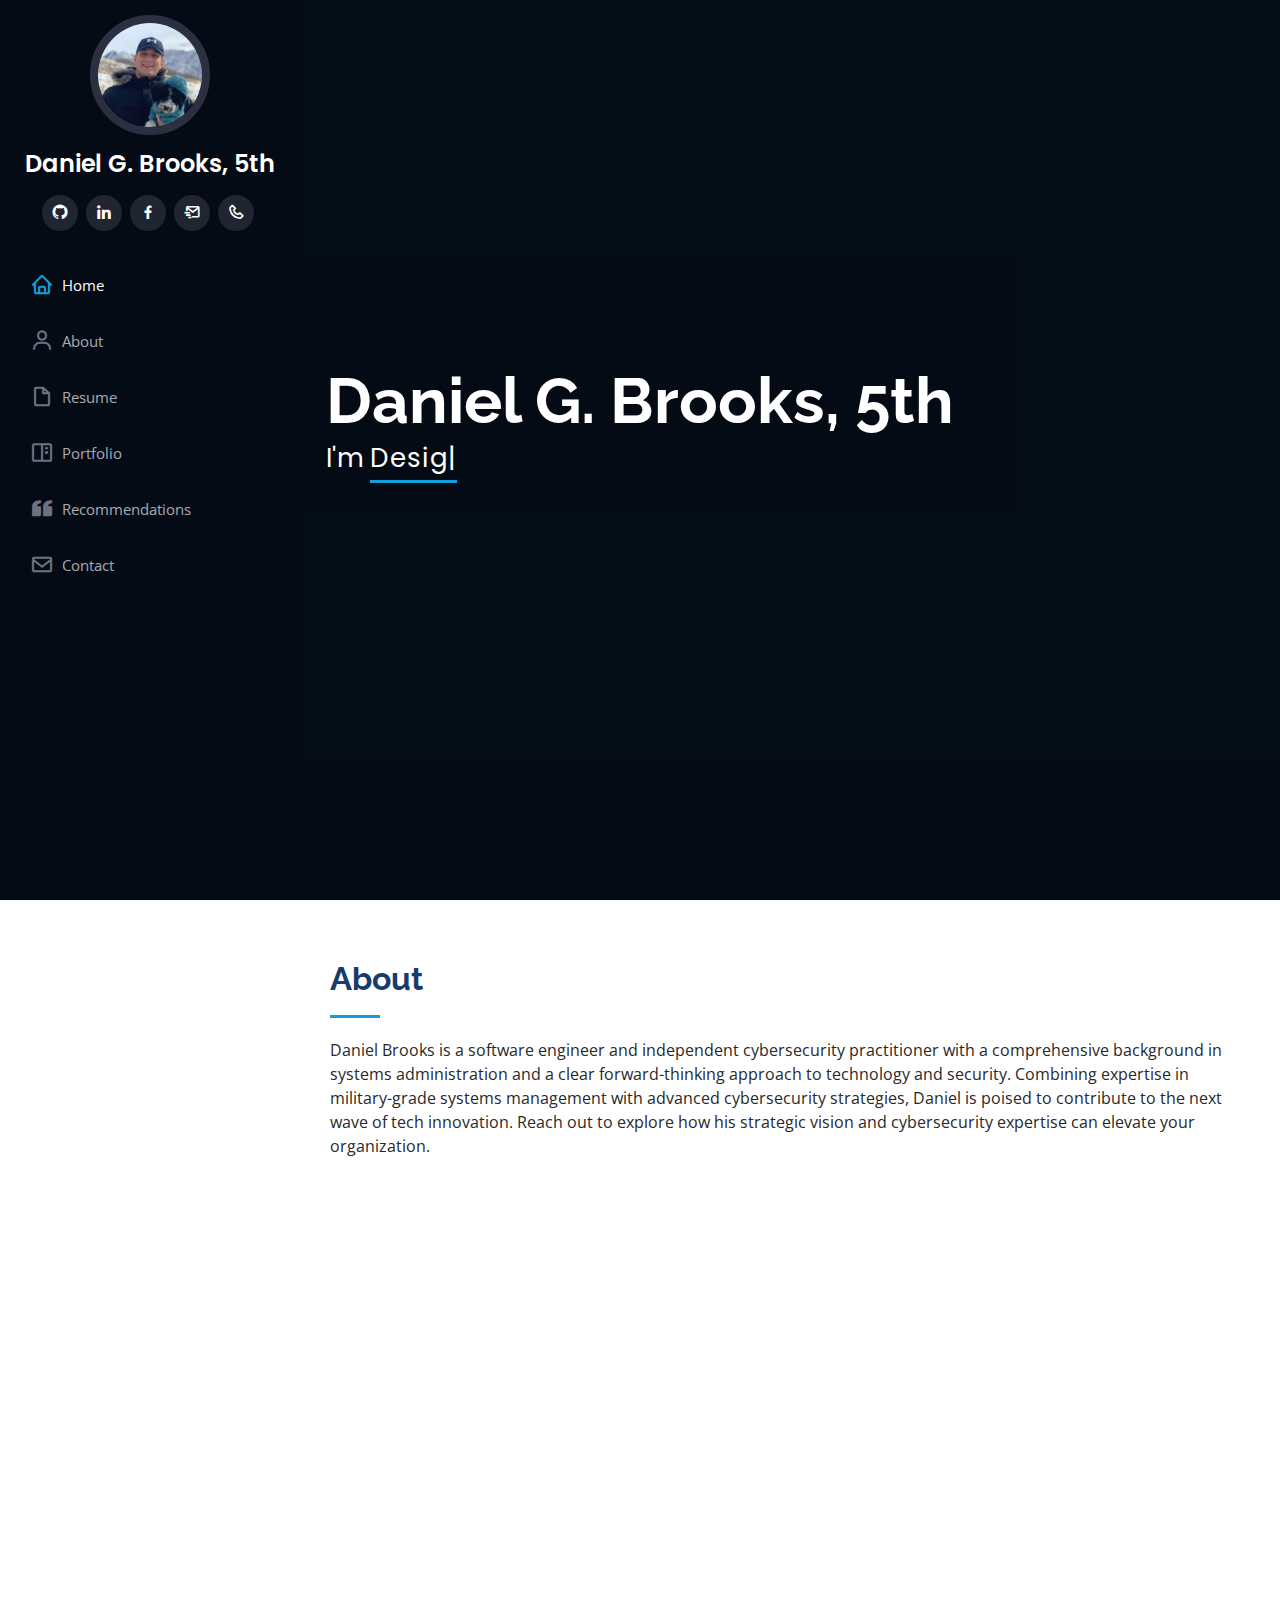
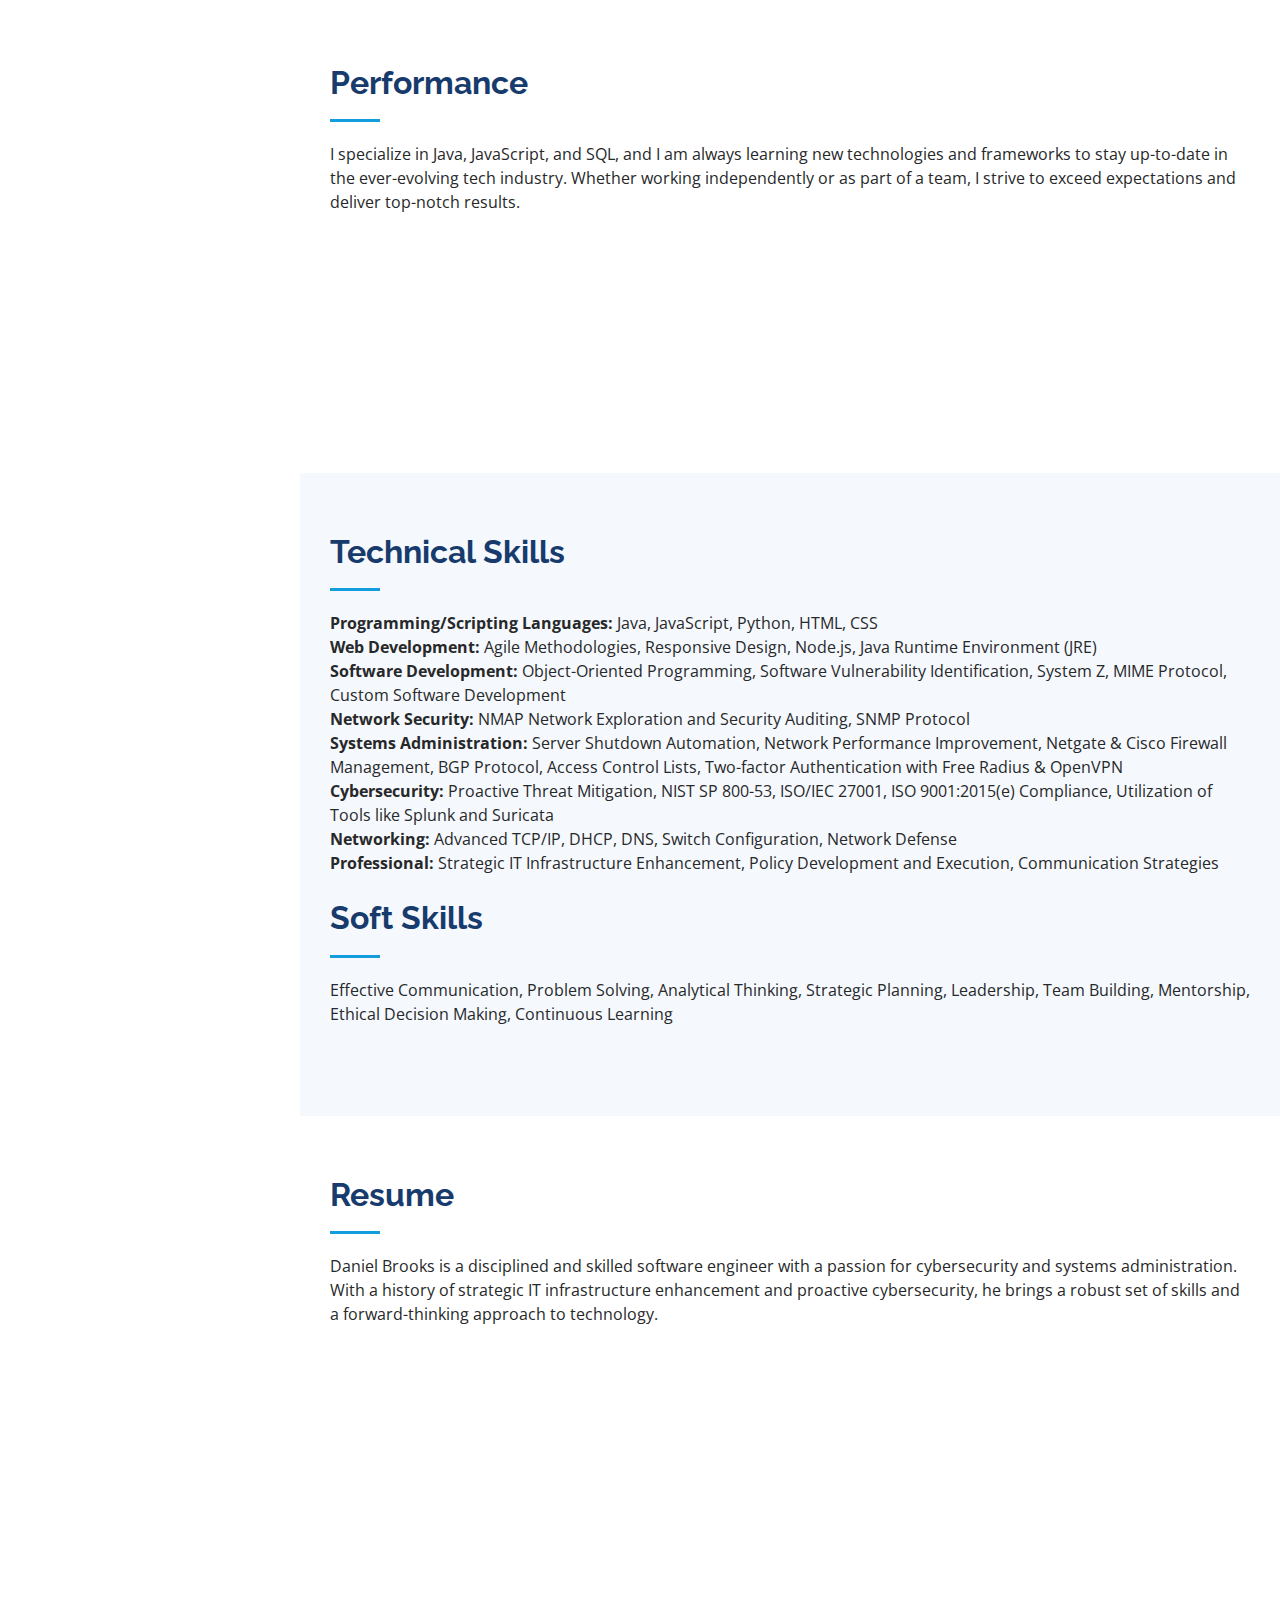
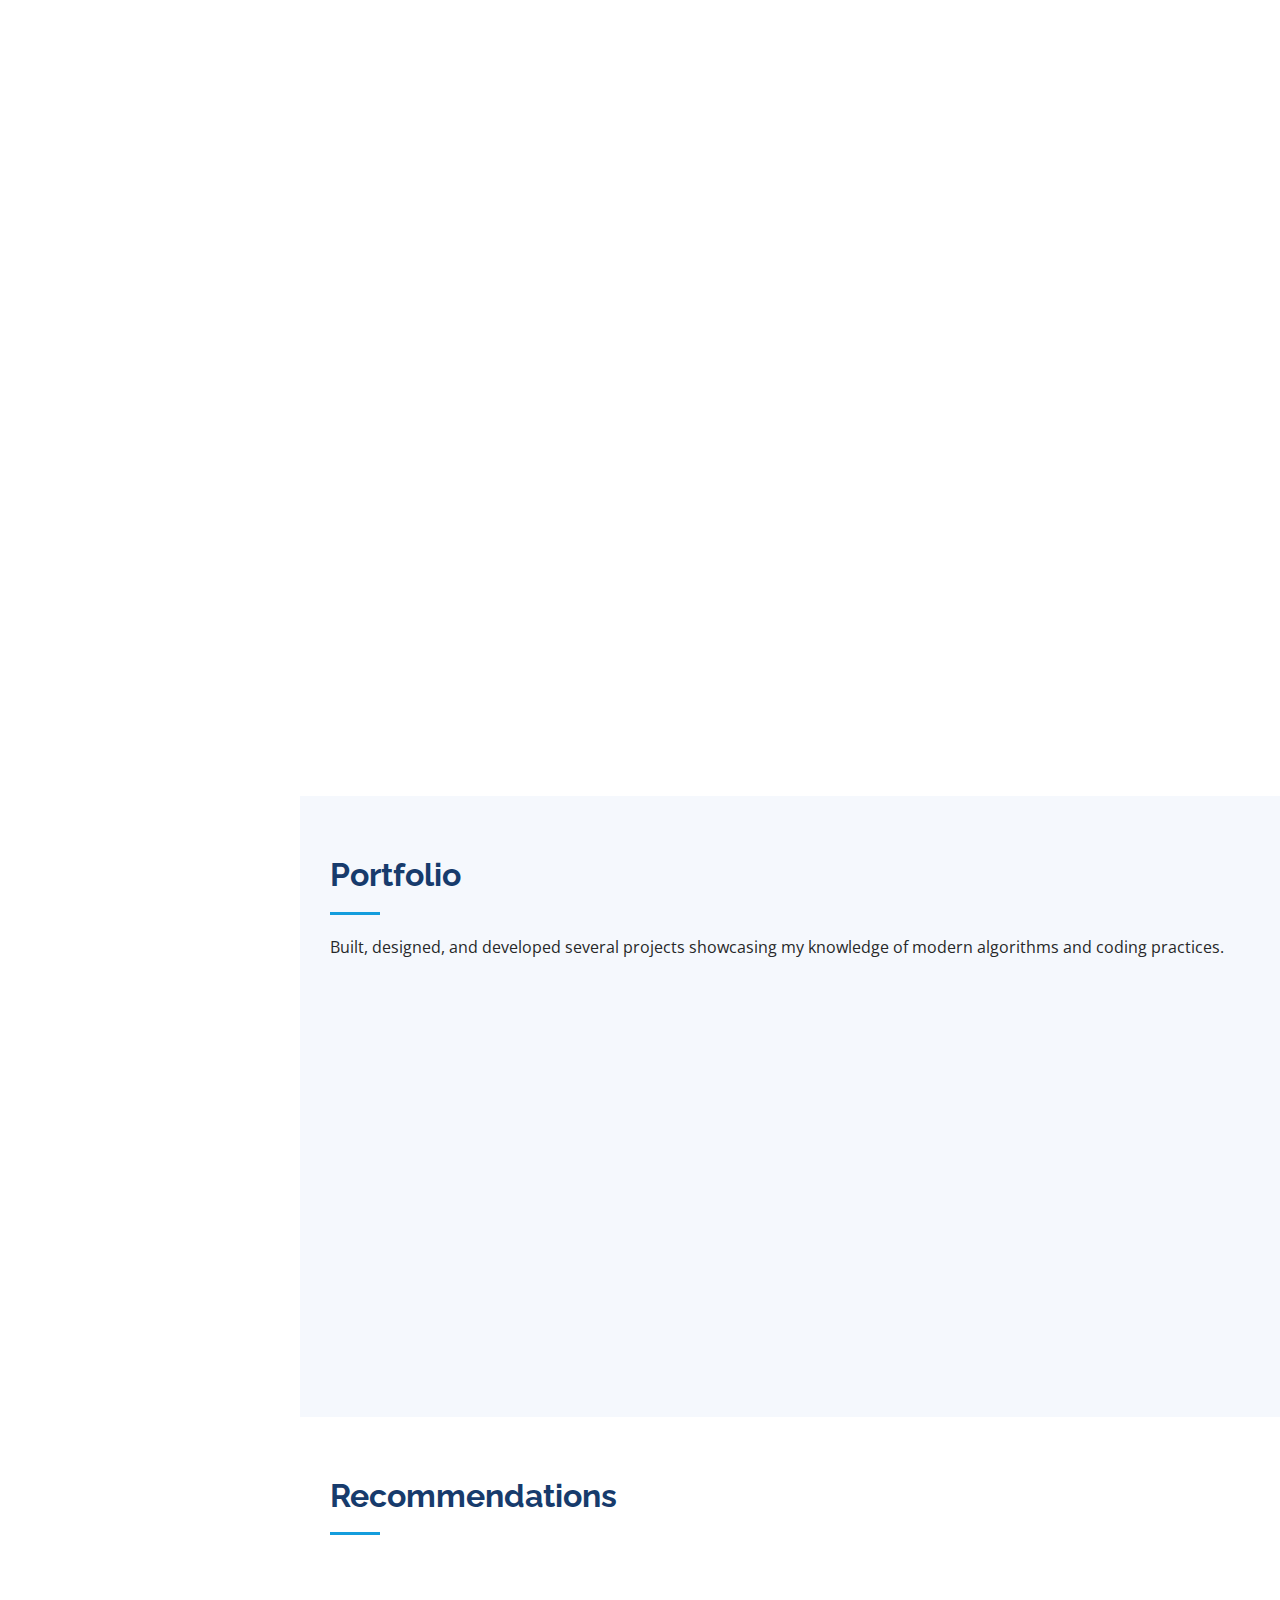
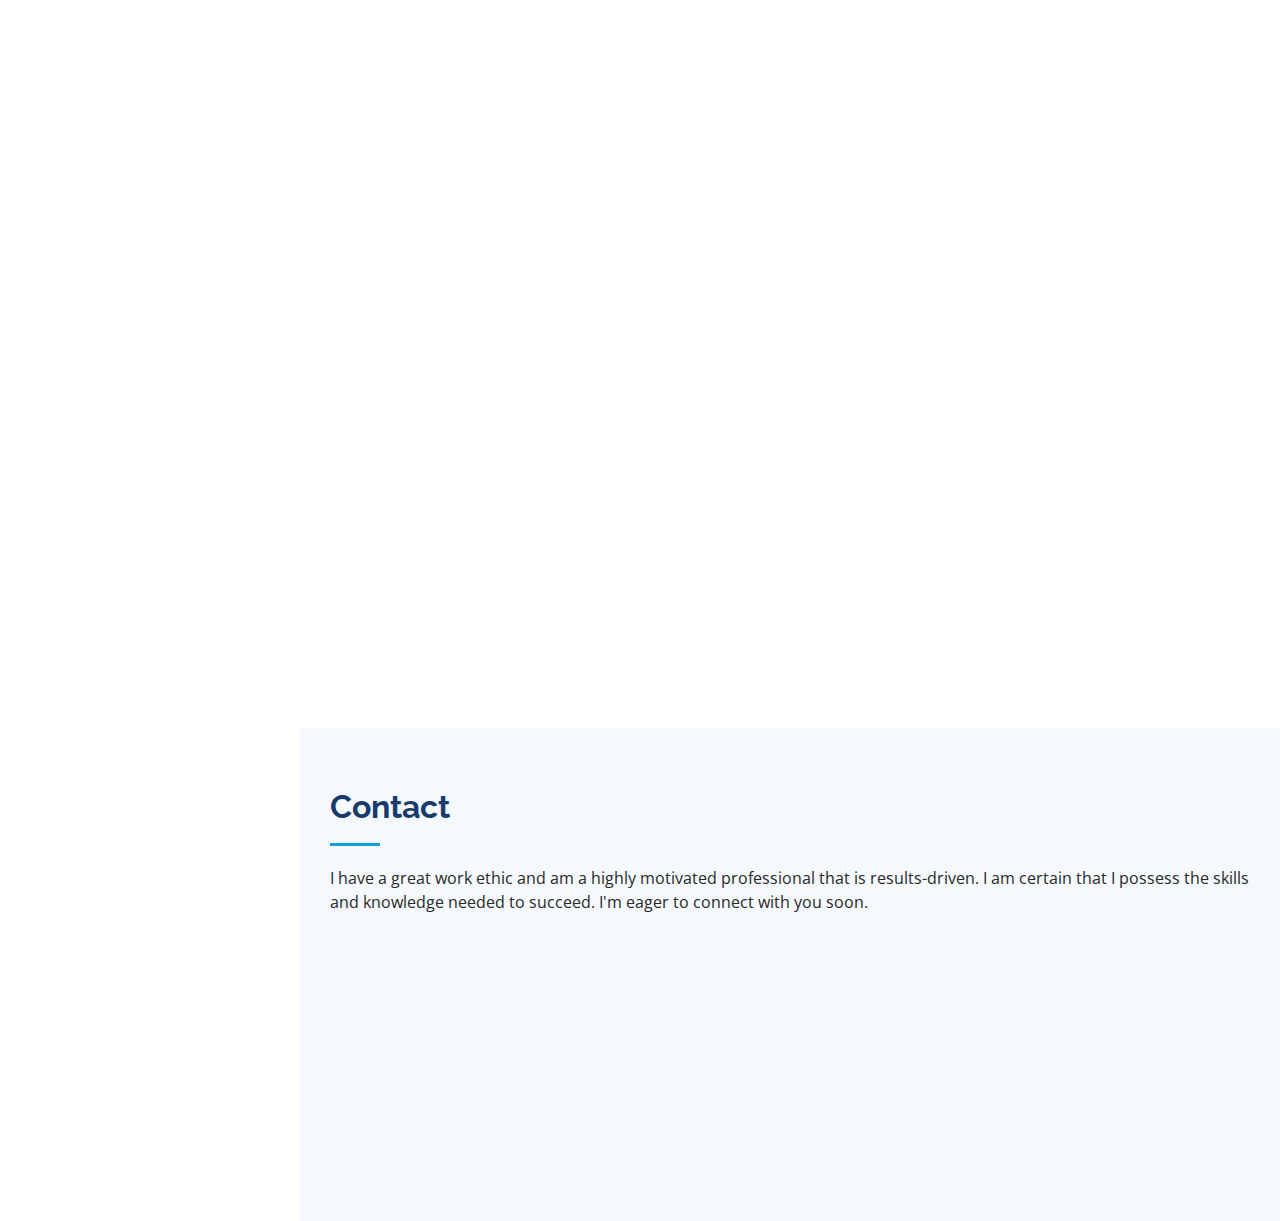
<file: index.html>
<!DOCTYPE html>
<html lang="en">

<meta http-equiv="content-type" content="text/html;charset=utf-8" />
<head>
    <!-- Google tag (gtag.js) -->
    <script>(function(w,d,s,l,i){w[l]=w[l]||[];w[l].push({'gtm.start':
new Date().getTime(),event:'gtm.js'});var f=d.getElementsByTagName(s)[0],
j=d.createElement(s),dl=l!='dataLayer'?'&l='+l:'';j.async=true;j.src=
'https://www.googletagmanager.com/gtm.js?id='+i+dl;f.parentNode.insertBefore(j,f);
})(window,document,'script','dataLayer','GTM-NF33KXLT');</script>
    <meta charset="utf-8">
    <meta content="width=device-width, initial-scale=1.0" name="viewport">

    <title>Daniel G. Brooks, 5th | Software Engineer | Web Design & Development | Taylorsville, UT</title>
    <meta content="Daniel G. Brooks, 5th is a software engineer and web designer. View his portfolio, resume, and recommendations. Contact him for more details."
          name="description">
    <meta content="web developer, full stack developer, software developer, front end developer, back end developer, web designer"
          name="keywords">
    <meta name="location" content="Taylorsville, UT">

    <!-- Favicons -->
    <link href="assets/img/DLogoFavicon.png" rel="icon">

    <!-- Google Fonts -->
    <link href="https://fonts.googleapis.com/css?family=Open+Sans:300,300i,400,400i,600,600i,700,700i|Raleway:300,300i,400,400i,500,500i,600,600i,700,700i|Poppins:300,300i,400,400i,500,500i,600,600i,700,700i"
          rel="stylesheet">

    <!-- Vendor CSS Files -->
    <link href="assets/vendor/aos/aos.css" rel="stylesheet">
    <link href="assets/vendor/bootstrap/css/bootstrap.min.css" rel="stylesheet">
    <link href="assets/vendor/bootstrap-icons/bootstrap-icons.css" rel="stylesheet">
    <link href="assets/vendor/boxicons/css/boxicons.min.css" rel="stylesheet">
    <link href="assets/vendor/glightbox/css/glightbox.min.css" rel="stylesheet">
    <link href="assets/vendor/swiper/swiper-bundle.min.css" rel="stylesheet">

    <!-- Template Main CSS File -->
    <link href="assets/css/style.css" rel="stylesheet">

</head>

<body>

<!-- ======= Mobile nav toggle button ======= -->
<i class="bi bi-list mobile-nav-toggle d-xl-none"></i>
<!-- ======= Header ======= -->
<header id="header">
    <div class="d-flex flex-column">

        <div class="profile">
            <img src="assets/img/Daniel.jfif" alt="" class="img-fluid rounded-circle">
            <h1 class="text-light"><a href="index-2.html">Daniel G. Brooks, 5th</a></h1>
            <div class="social-links mt-3 text-center">
                <a href="https://github.com/dbrooks228" target="_blank" class="github"><i
                        class="bx bxl-github"></i></a>
                <a href="https://www.linkedin.com/in/daniel-brooks-039101251/" target="_blank" class="linkedin"><i
                        class="bx bxl-linkedin"></i></a>
                <a href="https://www.facebook.com/profile.php?id=100045641723914" target="_blank" class="facebook"><i
                        class="bx bxl-facebook"></i></a>
                <a href="mailto:brodanie33@gmail.com" target="_blank" class="email"><i
                        class="bx bx-mail-send"></i></a>
                <a href="tel:4044525678" target="_blank" class="mobile"><i class="bx bx-phone"></i></a>
            </div>
        </div>

        <nav id="navbar" class="nav-menu navbar">
            <ul>
                <li><a href="#hero" class="nav-link scrollto active"><i class="bx bx-home"></i> <span>Home</span></a>
                </li>
                <li><a href="#about" class="nav-link scrollto"><i class="bx bx-user"></i> <span>About</span></a></li>
                <li><a href="#resume" class="nav-link scrollto"><i class="bx bx-file-blank"></i> <span>Resume</span></a>
                </li>
                <li><a href="#portfolio" class="nav-link scrollto"><i class="bx bx-book-content"></i>
                    <span>Portfolio</span></a></li>
                <li><a href="#recommendations" class="nav-link scrollto"><i class="bx bxs-quote-left"></i> <span>Recommendations</span></a>
                </li>
                <li><a href="#contact" class="nav-link scrollto"><i class="bx bx-envelope"></i> <span>Contact</span></a>
                </li>
            </ul>
        </nav><!-- .nav-menu -->
    </div>
</header><!-- End Header -->

<!-- ======= Hero Section ======= -->
<section id="hero" class="d-flex flex-column justify-content-center align-items-center">
    <div class="hero-container" data-aos="fade-in">
        <h1>Daniel G. Brooks, 5th</h1>
        <p>I'm <span class="typed" data-typed-items="Designer, Developer, Freelancer"></span></p>
    </div>
</section><!-- End Hero -->

<main id="main">

    <!-- ======= About Section ======= -->
    <section id="about" class="about">
        <div class="container">

            <div class="section-title">
                <h2>About</h2>
                    <p>
                        Daniel Brooks is a software engineer and independent cybersecurity practitioner with a comprehensive background in systems administration and a clear forward-thinking approach to technology and security. Combining expertise in military-grade systems management with advanced cybersecurity strategies, Daniel is poised to contribute to the next wave of tech innovation. Reach out to explore how his strategic vision and cybersecurity expertise can elevate your organization.
                    </p>            
            </div>

            <div class="row">
                <div class="col-lg-4" data-aos="fade-right">
                    <img src="assets/img/me04.jpg" class="img-fluid" alt="">
                </div>
                <div class="col-lg-8 pt-4 pt-lg-0 content" data-aos="fade-left">
                    <h3>Full Stack Web Developer</h3>
                    <div class="row">
                        <div class="col-lg-6">
                            <ul>
                                <li><i class="bi bi-chevron-right"></i> <strong>DoD Clearance:</strong>
                                    <span>Top Secret/SCI</span></li>
                                <li><i class="bi bi-chevron-right"></i> <strong>Phone:</strong>
                                    <a href="tel:9157046261" target="_blank"><span>(404) 452-5678</span></a></li>
                                <li><i class="bi bi-chevron-right"></i> <strong>City:</strong>
                                    <span>Taylorsville, UT</span></li>
                            </ul>
                        </div>
                        <div class="col-lg-6">
                            <ul>
                                <li><i class="bi bi-chevron-right"></i> <strong>Email:</strong> <a
                                        href="mailto:brodanie33@gmail.com" target="_blank"> <span>brodanie33@gmail.com</span></a>
                                </li>
                                <li><i class="bi bi-chevron-right"></i> <strong>Freelance:</strong>
                                    <span>Email request</span></li>
                            </ul>
                        </div>
                    </div>
                    <p>
                        If you're looking for a driven and innovative software developer dedicated to delivering quality
                        work, please feel free to contact me. I'm excited about the opportunity to collaborate and
                        create impactful software solutions.
                    </p>
                </div>
            </div>

        </div>
    </section><!-- End About Section -->

    <!-- ======= Facts Section ======= -->
    <section id="facts" class="facts">
        <div class="container">

            <div class="section-title">
                <h2>Performance</h2>
                <p>I specialize in Java, JavaScript, and SQL, and I am always learning new technologies and frameworks
                    to stay up-to-date in the ever-evolving tech industry. Whether working independently or as part of a
                    team, I strive to exceed expectations and deliver top-notch results.</p>
            </div>

            <div class="row no-gutters d-flex justify-content-center">

                <div class="col-lg-3 col-md-6 d-md-flex align-items-md-stretch" data-aos="fade-up">
                    <div class="count-box">
                        <i class="bi bi-journal-check"></i>
                        <span data-purecounter-start="0" data-purecounter-end="4000" data-purecounter-duration="1"
                              class="purecounter"></span>
                        <p><strong>Hours</strong> of hands-on technical training</p>
                    </div>
                </div>

                <div class="col-lg-3 col-md-6 d-md-flex align-items-md-stretch" data-aos="fade-up" data-aos-delay="100">
                    <div class="count-box">
                        <i class="bi bi-journal-richtext"></i>
                        <span data-purecounter-start="0" data-purecounter-end="150" data-purecounter-duration="1"
                              class="purecounter"></span>
                        <p><strong>GitHub</strong> contributions and counting.</p>
                    </div>
                </div>
            </div>

        </div>
    </section><!-- End Facts Section -->

    <!-- ======= Skills Section ======= -->
    <section id="skills" class="skills section-bg">
        <div class="container">
            <div class="section-title">
                <h2>Technical Skills</h2>
                    <p>
                    <strong>Programming/Scripting Languages:</strong> Java, JavaScript, Python, HTML, CSS <br>
                    <strong>Web Development:</strong> Agile Methodologies, Responsive Design, Node.js, Java Runtime Environment (JRE) <br>
                    <strong>Software Development:</strong> Object-Oriented Programming, Software Vulnerability Identification, System Z, MIME Protocol, Custom Software Development <br>
                    <strong>Network Security:</strong> NMAP Network Exploration and Security Auditing, SNMP Protocol <br>
                    <strong>Systems Administration:</strong> Server Shutdown Automation, Network Performance Improvement, Netgate & Cisco Firewall Management, BGP Protocol, Access Control Lists, Two-factor Authentication with Free Radius & OpenVPN <br>
                    <strong>Cybersecurity:</strong> Proactive Threat Mitigation, NIST SP 800-53, ISO/IEC 27001, ISO 9001:2015(e) Compliance, Utilization of Tools like Splunk and Suricata <br>
                    <strong>Networking:</strong> Advanced TCP/IP, DHCP, DNS, Switch Configuration, Network Defense <br>
                    <strong>Professional:</strong> Strategic IT Infrastructure Enhancement, Policy Development and Execution, Communication Strategies
                    </p><br>
                    <h2>Soft Skills</h2>
                    <p>
                    Effective Communication, Problem Solving, Analytical Thinking, Strategic Planning, Leadership, Team Building, Mentorship, Ethical Decision Making, Continuous Learning
                    </p>
            </div>
        </div>
    </section><!-- End Skills Section -->

<!-- ======= Resume Section ======= -->
<section id="resume" class="resume">
    <div class="container">
        <div class="section-title">
            <h2>Resume</h2>
            <p>Daniel Brooks is a disciplined and skilled software engineer with a passion for cybersecurity and systems administration. With a history of strategic IT infrastructure enhancement and proactive cybersecurity, he brings a robust set of skills and a forward-thinking approach to technology.</p>
        </div>
        <div class="row">
            <div class="col-lg-12" data-aos="fade-up" data-aos-delay="100">
                <h3 class="resume-title">Professional Experience</h3>

                <div class="resume-item">
                    <h4>Junior Software Engineer</h4>
                    <h5>Hydro Engineering Inc.</h5>
                    <h5>November 2023 - Present</h5>
                    <p><em>Salt Lake City, Utah, United States</em></p>
                    <ul>
                        <li>Developed a custom file attachment system to launch Java executables for a bug tracking system.</li>
                        <li>Created proprietary software to identify network vulnerabilities using NMAP NSE scripts.</li>
                    </ul>
                </div>

                <div class="resume-item">
                    <h4>Systems Administrator</h4>
                    <h5>Hydro Engineering Inc.</h5>
                    <h5>August 2021 - November 2023</h5>
                    <p><em>Salt Lake City, Utah, United States</em></p>
                    <ul>
                        <li>Transformed IT infrastructure, achieving significant uptime improvements and system reliability.</li>
                        <li>Enhanced network coverage and performance through innovative software solutions.</li>
                    </ul>
                </div>

                <div class="resume-item">
                    <h4>Information Technology Specialist</h4>
                    <h5>U.S. Army Civil Affairs and Psychological Operations Command</h5>
                    <h5>October 2020 - Present</h5>
                    <p><em>Fort Douglas</em></p>
                    <ul>
                        <li>Provided strategic oversight and leadership for the deployment and security of communication systems.</li>
                        <li>Advanced network operations and defense management with cutting-edge technology and strategies.</li>
                    </ul>
                </div>
            </div>
            <div class="col-lg-12" data-aos="fade-up">
                <h3 class="resume-title">Education</h3>

                <div class="resume-item">
                    <h4>Associate's degree in Information Technology with a Concentration in Networking</h4>
                    <h5>May 2021 - March 2023</h5>
                    <p><em>Purdue University Global</em></p>
                </div>

                <div class="resume-item">
                    <h4>Diploma of Education</h4>
                    <h5>February 2021 - July 2021</h5>
                    <p><em>Cyber Center of Excellence NCO Academy</em></p>
                </div>
            </div>
        </div>
    </div>
</section><!-- End Resume Section -->

    <!-- ======= Portfolio Section ======= -->
    <section id="portfolio" class="portfolio section-bg">
        <div class="container">
            <div class="section-title">
                <h2>Portfolio</h2>
                <p>Built, designed, and developed several projects showcasing my knowledge of modern algorithms and coding practices. </p>
            </div>
            <div class="row" data-aos="fade-up">
                <div class="col-lg-12 d-flex justify-content-center">
                    <!--                    <ul id="portfolio-flters">-->
                    <!--                        <li data-filter="*" class="filter-active">All</li>-->
                    <!--                        <li data-filter=".filter-app">App</li>-->
                    <!--                        <li data-filter=".filter-card">Card</li>-->
                    <!--                        <li data-filter=".filter-web">Web</li>-->
                    <!--                    </ul>-->
                </div>
            </div>
            <div class="row portfolio-container" data-aos="fade-up" data-aos-delay="100">
                <div class="col-lg-4 col-md-6 portfolio-item filter-web">
                    <div class="portfolio-wrap">
                        <img src="assets/img/portfolio01.png" class="img-fluid" alt="">
                        <div class="portfolio-links">
                            <a href="portfolio-details.html" title="More Details"><i class="bx bx-link"></i></a>
                        </div>
                    </div>
                </div>
                <div class="col-lg-4 col-md-6 portfolio-item filter-web">
                    <div class="portfolio-wrap">
                        <img src="assets/img/portfolio02.png" class="img-fluid" alt="">
                        <div class="portfolio-links">
                            <a href="portfolio-details-2.html" title="More Details"><i class="bx bx-link"></i></a>
                        </div>
                    </div>
                </div>
                <div class="col-lg-4 col-md-6 portfolio-item filter-web">
                    <div class="portfolio-wrap">
                        <img src="assets/img/portfolio03.png" class="img-fluid" alt="">
                        <div class="portfolio-links">
                            <a href="portfolio-details-3.html" title="More Details"><i class="bx bx-link"></i></a>
                        </div>
                    </div>
                </div>
            </div>

        </div>
    </section><!-- End Portfolio Section -->

    <!-- ====== Partners Section ====== -->
    <!-- ====== Partners Section ====== -->

    <!-- ======= Recommendation Section ======= -->
    <section id="recommendations" class="testimonials">
        <div class="container">

            <div class="section-title">
                <h2>Recommendations</h2>
            </div>

            <div class="testimonials-slider swiper" data-aos="fade-up" data-aos-delay="100">
                <div class="swiper-wrapper">

                    <div class="swiper-slide">
                        <div class="testimonial-item" data-aos="fade-up">
                            <p>
                                <i class="bx bxs-quote-alt-left quote-icon-left"></i>
                                I have worked with River for the past 2 years at Hydro Engineering and he has done a very good job at managing our computers/servers/network and various programming tasks. He has the ability to come up with creative out of box solutions due to his knowledge in all 4 areas areas. River supports our cyber security processes too ensuring our software and network vulnerabilities are patched and up to date. He has added several services within our application to assist with redundancy and automation using different scripts and hardware configurations. I would recommend River for a programming, security or system administration based role.
                                <i class="bx bxs-quote-alt-right quote-icon-right"></i>
                            </p>
                            <!--                            <img src="assets/img/testimonials/testimonials-1.jpg" class="testimonial-img" alt="">-->
                            <h3>Michael Martinez</h3>
                            <h4>Systems Admin / Programmer</h4>
                        </div>
                    </div><!-- End recommendation item -->
                </div>
                <div class="swiper-pagination"></div>
            </div>
        </div>
    </section><!-- End Recommendation Section -->

    <!-- ======= Contact Section ======= -->
    <section id="contact" class="contact section-bg">
        <div class="container">

            <div class="section-title">
                <h2>Contact</h2>
                <p>I have a great work ethic and am a highly motivated professional that is results-driven. I am certain
                    that I possess the skills and knowledge needed to succeed. I'm eager to connect with you soon. </p>
            </div>

            <div class="row" data-aos="fade-in">

                <div class="d-flex align-items-stretch">
                    <div class="info d-flex justify-content-between">
                        <div class="address">
                            <i class="bi bi-geo-alt"></i>
                            <h4>Location:</h4>
                            <p>Taylorsville, UT</p>
                        </div>

                        <div class="email">
                            <i class="bi bi-envelope"></i>
                            <h4>Email:</h4>
                            <p><a href="mailto:brodanie33@gmail.com"
                                  target="_blank">brodanie33@gmail.com</a></p>
                        </div>

                        <div class="phone">
                            <i class="bi bi-phone"></i>
                            <h4>Call:</h4>
                            <p><a href="tel:9157046261" target="_blank">(404) 452-5678</a></p>
                        </div>
                    </div>
                </div>
            </div>
        </div>
    </section><!-- End Contact Section -->

</main><!-- End #main -->


<a href="#" class="back-to-top d-flex align-items-center justify-content-center"><i
        class="bi bi-arrow-up-short"></i></a>

<!-- Vendor JS Files -->
<script src="assets/vendor/purecounter/purecounter_vanilla.js"></script>
<script src="assets/vendor/aos/aos.js"></script>
<script src="assets/vendor/bootstrap/js/bootstrap.bundle.min.js"></script>
<script src="assets/vendor/glightbox/js/glightbox.min.js"></script>
<script src="assets/vendor/isotope-layout/isotope.pkgd.min.js"></script>
<script src="assets/vendor/swiper/swiper-bundle.min.js"></script>
<script src="assets/vendor/typed.js/typed.umd.js"></script>
<script src="assets/vendor/waypoints/noframework.waypoints.js"></script>
<script src="assets/vendor/php-email-form/validate.js"></script>

<!-- Template Main JS File -->
<script src="assets/js/main.js"></script>

</body>
</html>
</file>
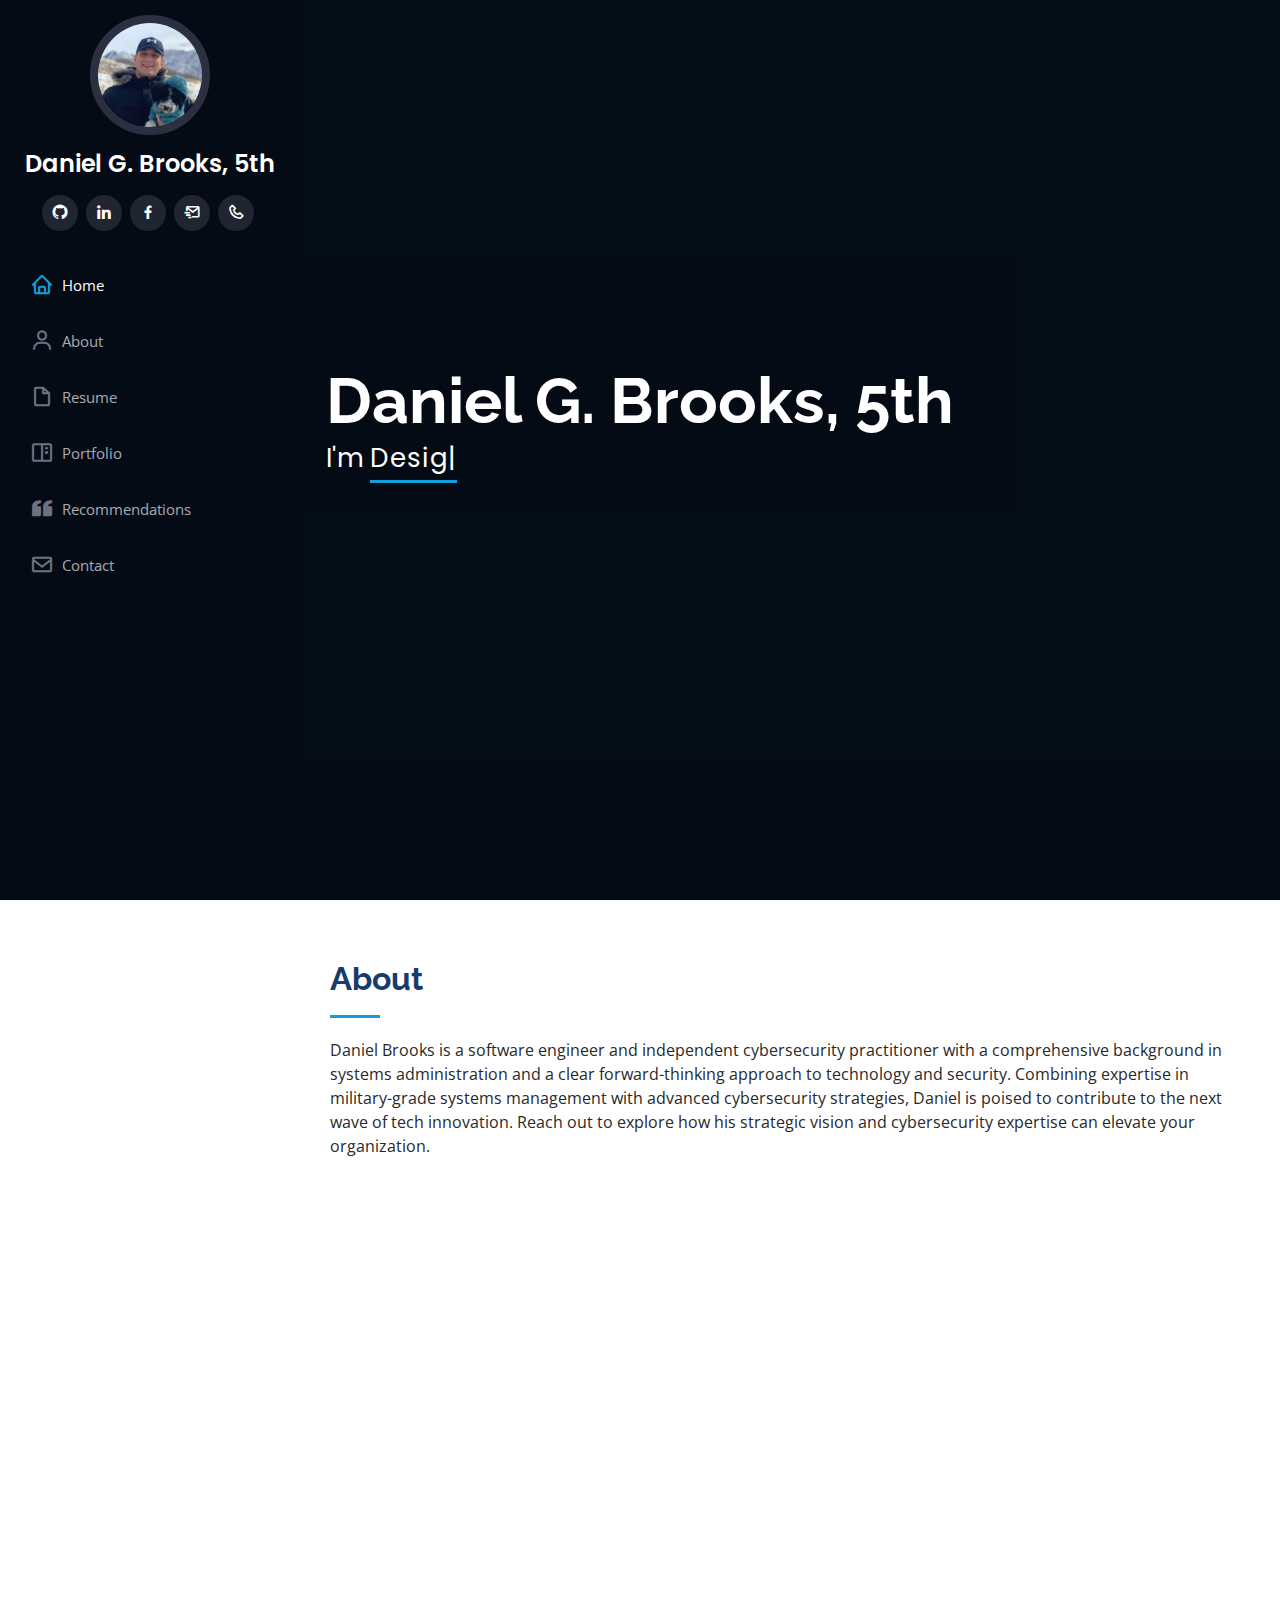
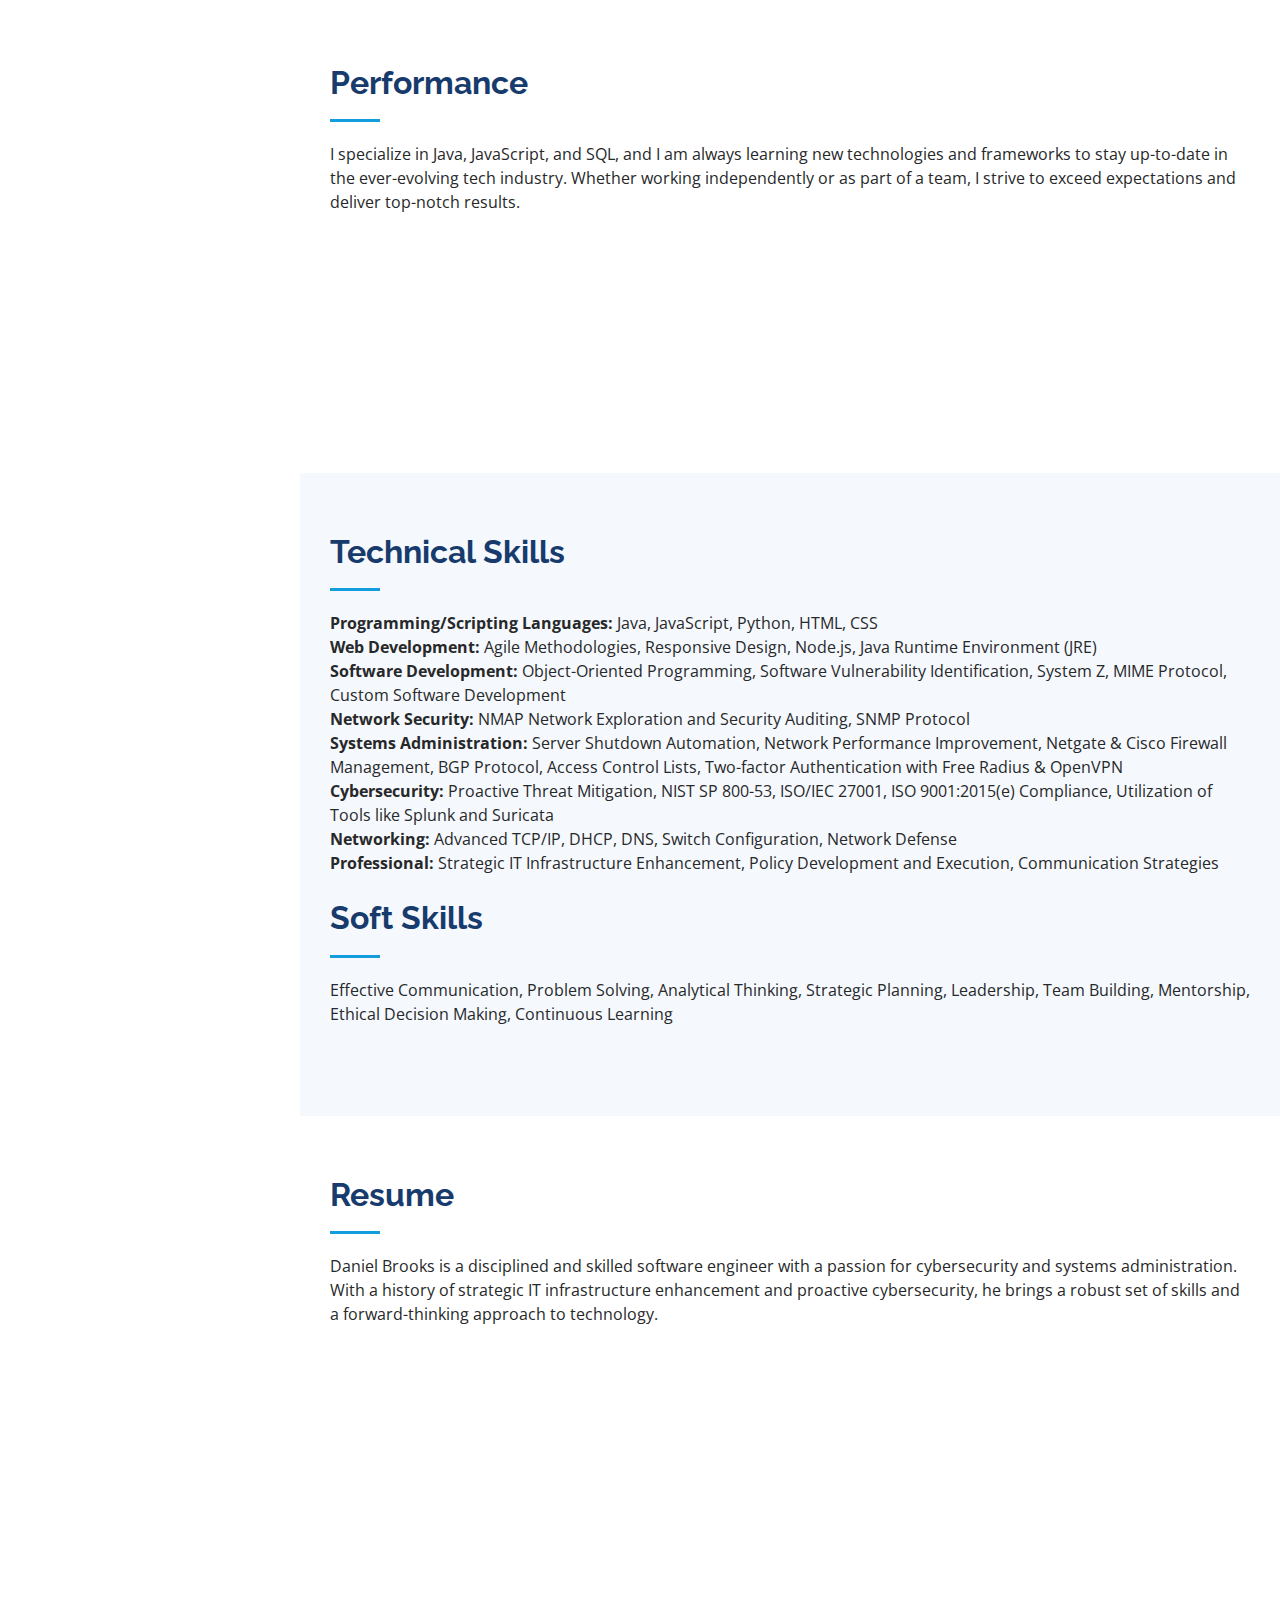
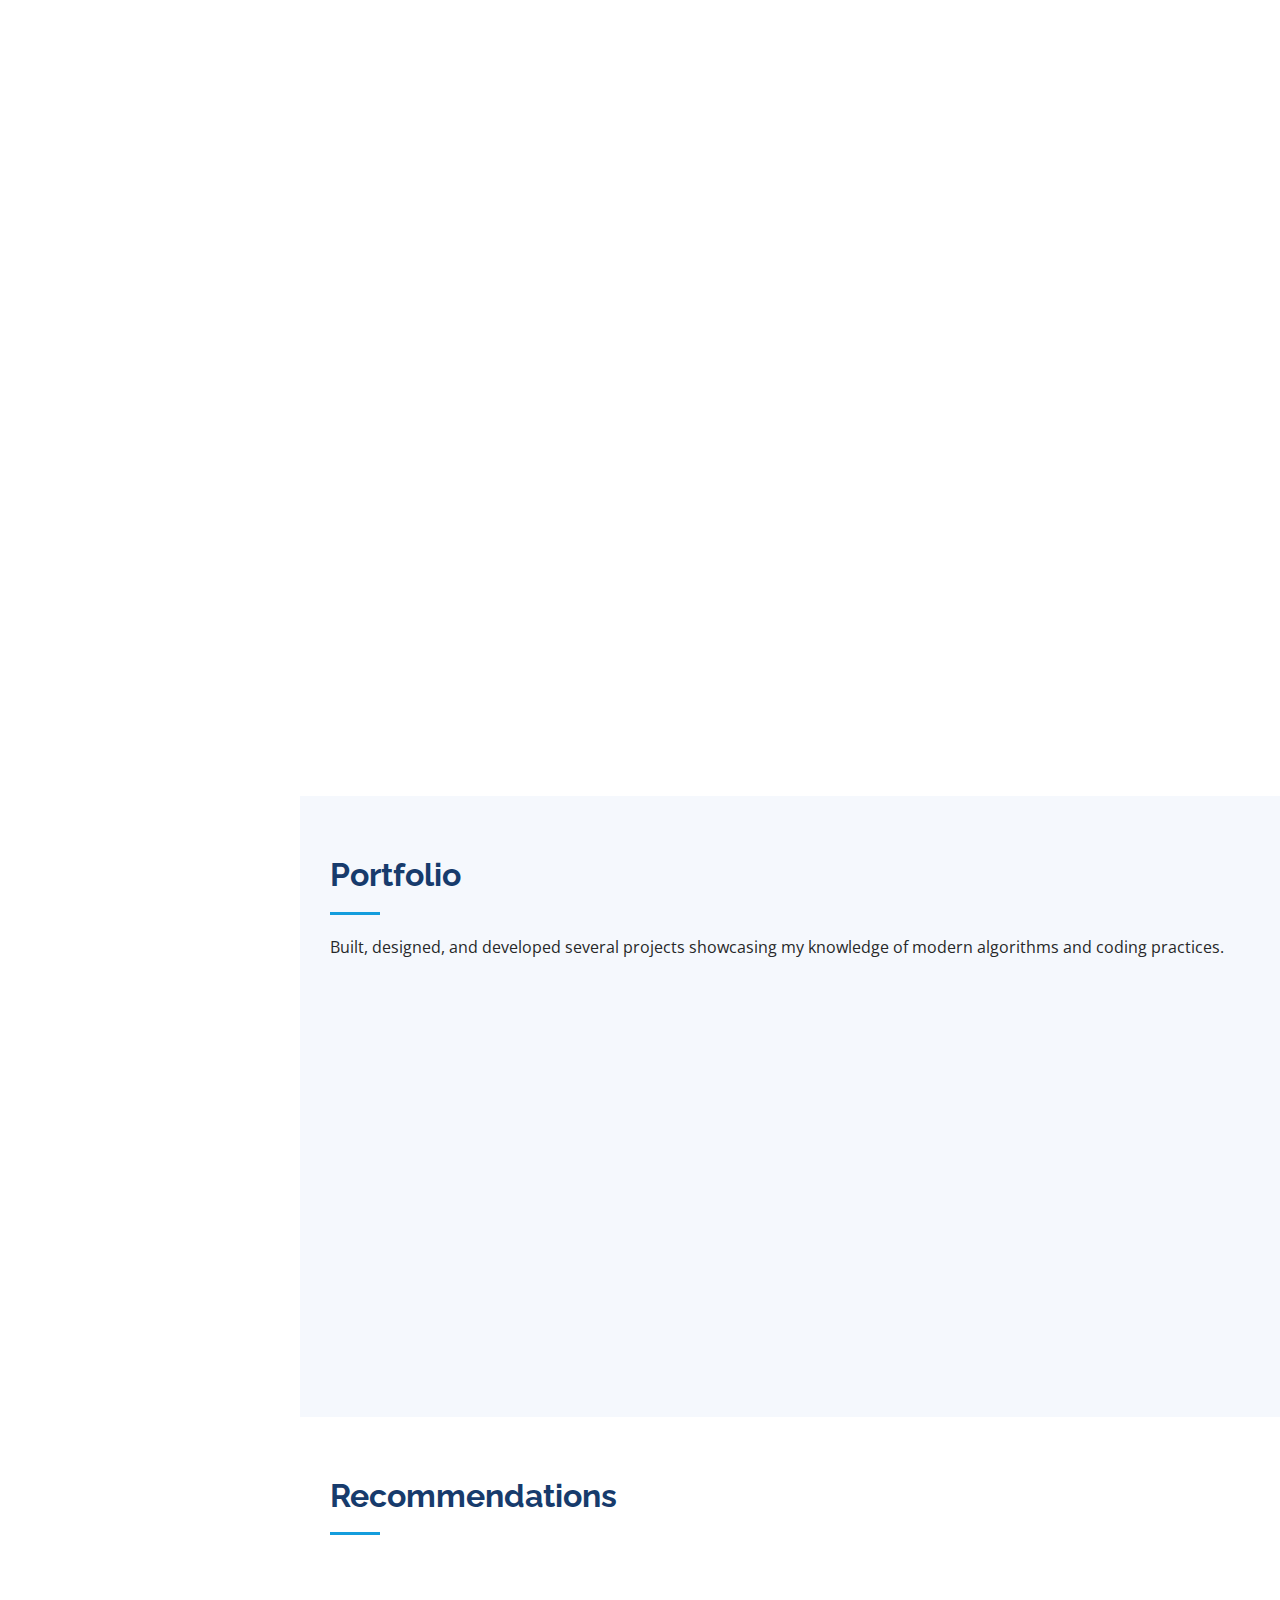
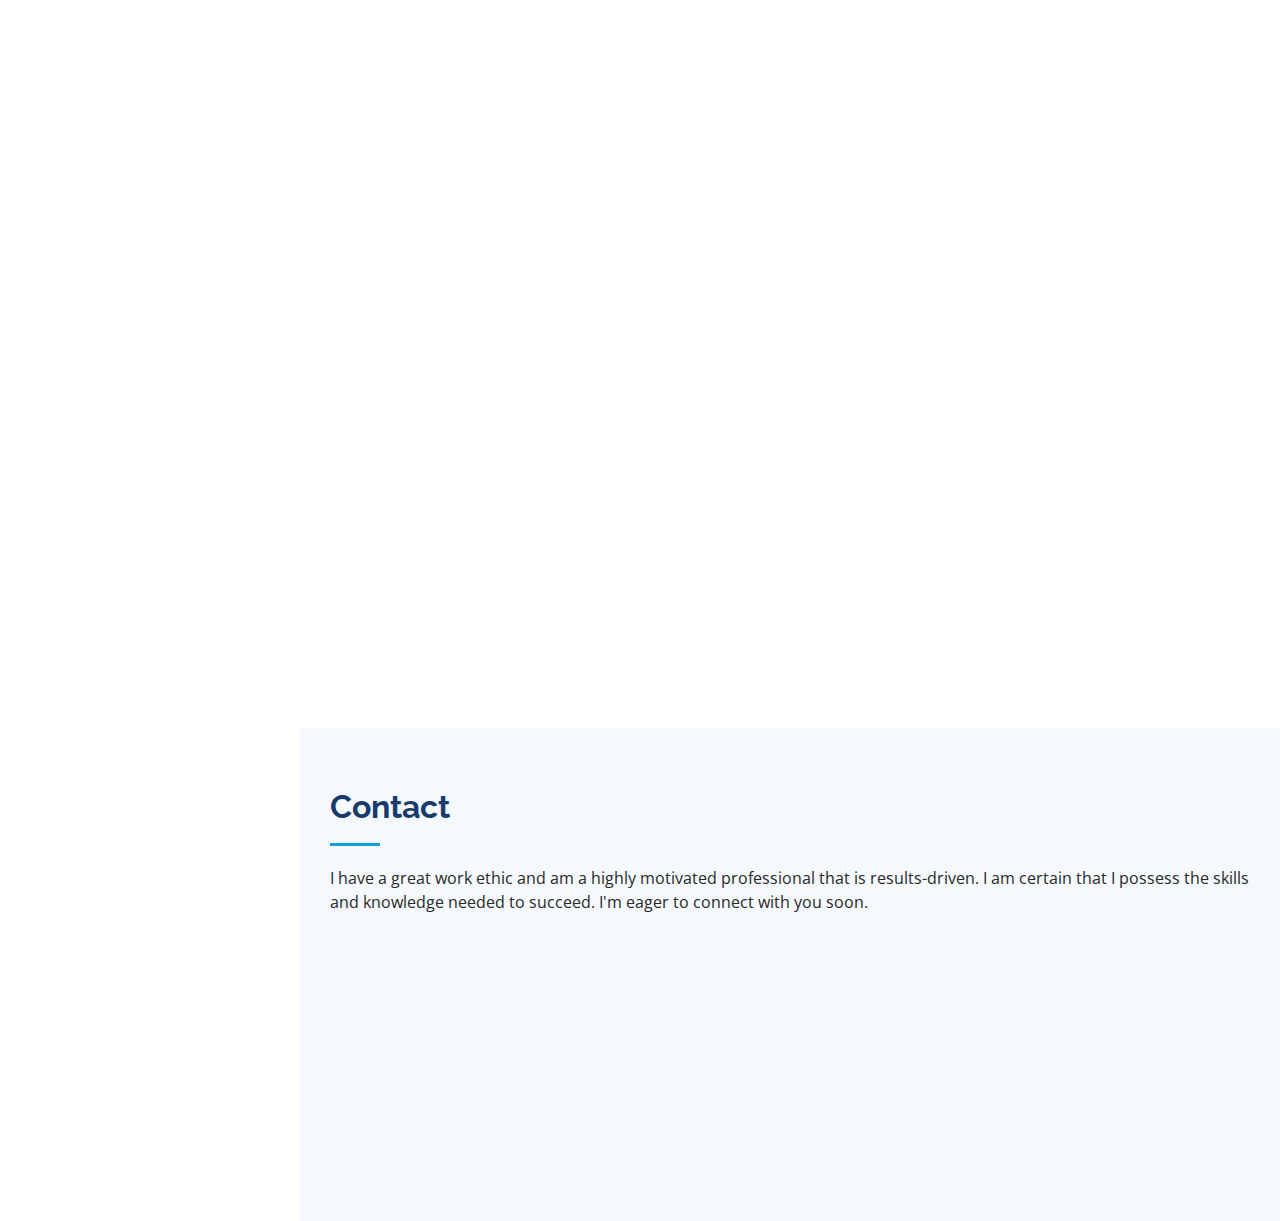
<file: index-2.html>
<!DOCTYPE html>
<html lang="en">

<meta http-equiv="content-type" content="text/html;charset=utf-8" />
<head>
    <!-- Google tag (gtag.js) -->
<script>(function(w,d,s,l,i){w[l]=w[l]||[];w[l].push({'gtm.start':
new Date().getTime(),event:'gtm.js'});var f=d.getElementsByTagName(s)[0],
j=d.createElement(s),dl=l!='dataLayer'?'&l='+l:'';j.async=true;j.src=
'https://www.googletagmanager.com/gtm.js?id='+i+dl;f.parentNode.insertBefore(j,f);
})(window,document,'script','dataLayer','GTM-NF33KXLT');</script>
    <meta charset="utf-8">
    <meta content="width=device-width, initial-scale=1.0" name="viewport">

    <title>Daniel G. Brooks, 5th | Software Engineer | Web Design & Development | Taylorsville, UT</title>
    <meta content="Daniel G. Brooks, 5th is a software engineer and web designer. View his portfolio, resume, and recommendations. Contact him for more details."
          name="description">
    <meta content="web developer, full stack developer, software developer, front end developer, back end developer, web designer"
          name="keywords">
    <meta name="location" content="Taylorsville, UT">

    <!-- Favicons -->
    <link href="assets/img/DLogoFavicon.png" rel="icon">

    <!-- Google Fonts -->
    <link href="https://fonts.googleapis.com/css?family=Open+Sans:300,300i,400,400i,600,600i,700,700i|Raleway:300,300i,400,400i,500,500i,600,600i,700,700i|Poppins:300,300i,400,400i,500,500i,600,600i,700,700i"
          rel="stylesheet">

    <!-- Vendor CSS Files -->
    <link href="assets/vendor/aos/aos.css" rel="stylesheet">
    <link href="assets/vendor/bootstrap/css/bootstrap.min.css" rel="stylesheet">
    <link href="assets/vendor/bootstrap-icons/bootstrap-icons.css" rel="stylesheet">
    <link href="assets/vendor/boxicons/css/boxicons.min.css" rel="stylesheet">
    <link href="assets/vendor/glightbox/css/glightbox.min.css" rel="stylesheet">
    <link href="assets/vendor/swiper/swiper-bundle.min.css" rel="stylesheet">

    <!-- Template Main CSS File -->
    <link href="assets/css/style.css" rel="stylesheet">

</head>

<body>
<!-- Google Tag Manager (noscript) -->
<noscript><iframe src="https://www.googletagmanager.com/ns.html?id=GTM-NF33KXLT"
height="0" width="0" style="display:none;visibility:hidden"></iframe></noscript>
<!-- End Google Tag Manager (noscript) -->
<!-- ======= Mobile nav toggle button ======= -->
<i class="bi bi-list mobile-nav-toggle d-xl-none"></i>
<!-- ======= Header ======= -->
<header id="header">
    <div class="d-flex flex-column">

        <div class="profile">
            <img src="assets/img/Daniel.jfif" alt="" class="img-fluid rounded-circle">
            <h1 class="text-light"><a href="index-2.html">Daniel G. Brooks, 5th</a></h1>
            <div class="social-links mt-3 text-center">
                <a href="https://github.com/dbrooks228" target="_blank" class="github"><i
                        class="bx bxl-github"></i></a>
                <a href="https://www.linkedin.com/in/daniel-brooks-039101251/" target="_blank" class="linkedin"><i
                        class="bx bxl-linkedin"></i></a>
                <a href="https://www.facebook.com/profile.php?id=100045641723914" target="_blank" class="facebook"><i
                        class="bx bxl-facebook"></i></a>
                <a href="mailto:brodanie33@gmail.com" target="_blank" class="email"><i
                        class="bx bx-mail-send"></i></a>
                <a href="tel:4044525678" target="_blank" class="mobile"><i class="bx bx-phone"></i></a>
            </div>
        </div>

        <nav id="navbar" class="nav-menu navbar">
            <ul>
                <li><a href="#hero" class="nav-link scrollto active"><i class="bx bx-home"></i> <span>Home</span></a>
                </li>
                <li><a href="#about" class="nav-link scrollto"><i class="bx bx-user"></i> <span>About</span></a></li>
                <li><a href="#resume" class="nav-link scrollto"><i class="bx bx-file-blank"></i> <span>Resume</span></a>
                </li>
                <li><a href="#portfolio" class="nav-link scrollto"><i class="bx bx-book-content"></i>
                    <span>Portfolio</span></a></li>
                <li><a href="#recommendations" class="nav-link scrollto"><i class="bx bxs-quote-left"></i> <span>Recommendations</span></a>
                </li>
                <li><a href="#contact" class="nav-link scrollto"><i class="bx bx-envelope"></i> <span>Contact</span></a>
                </li>
            </ul>
        </nav><!-- .nav-menu -->
    </div>
</header><!-- End Header -->

<!-- ======= Hero Section ======= -->
<section id="hero" class="d-flex flex-column justify-content-center align-items-center">
    <div class="hero-container" data-aos="fade-in">
        <h1>Daniel G. Brooks, 5th</h1>
        <p>I'm <span class="typed" data-typed-items="Designer, Developer, Freelancer"></span></p>
    </div>
</section><!-- End Hero -->

<main id="main">

    <!-- ======= About Section ======= -->
    <section id="about" class="about">
        <div class="container">

            <div class="section-title">
                <h2>About</h2>
                    <p>
                        Daniel Brooks is a software engineer and independent cybersecurity practitioner with a comprehensive background in systems administration and a clear forward-thinking approach to technology and security. Combining expertise in military-grade systems management with advanced cybersecurity strategies, Daniel is poised to contribute to the next wave of tech innovation. Reach out to explore how his strategic vision and cybersecurity expertise can elevate your organization.
                    </p>            
            </div>

            <div class="row">
                <div class="col-lg-4" data-aos="fade-right">
                    <img src="assets/img/me04.jpg" class="img-fluid" alt="">
                </div>
                <div class="col-lg-8 pt-4 pt-lg-0 content" data-aos="fade-left">
                    <h3>Full Stack Web Developer</h3>
                    <div class="row">
                        <div class="col-lg-6">
                            <ul>
                                <li><i class="bi bi-chevron-right"></i> <strong>DoD Clearance:</strong>
                                    <span>Top Secret/SCI</span></li>
                                <li><i class="bi bi-chevron-right"></i> <strong>Phone:</strong>
                                    <a href="tel:9157046261" target="_blank"><span>(404) 452-5678</span></a></li>
                                <li><i class="bi bi-chevron-right"></i> <strong>City:</strong>
                                    <span>Taylorsville, UT</span></li>
                            </ul>
                        </div>
                        <div class="col-lg-6">
                            <ul>
                                <li><i class="bi bi-chevron-right"></i> <strong>Email:</strong> <a
                                        href="mailto:brodanie33@gmail.com" target="_blank"> <span>brodanie33@gmail.com</span></a>
                                </li>
                                <li><i class="bi bi-chevron-right"></i> <strong>Freelance:</strong>
                                    <span>Email request</span></li>
                            </ul>
                        </div>
                    </div>
                    <p>
                        If you're looking for a driven and innovative software developer dedicated to delivering quality
                        work, please feel free to contact me. I'm excited about the opportunity to collaborate and
                        create impactful software solutions.
                    </p>
                </div>
            </div>

        </div>
    </section><!-- End About Section -->

    <!-- ======= Facts Section ======= -->
    <section id="facts" class="facts">
        <div class="container">

            <div class="section-title">
                <h2>Performance</h2>
                <p>I specialize in Java, JavaScript, and SQL, and I am always learning new technologies and frameworks
                    to stay up-to-date in the ever-evolving tech industry. Whether working independently or as part of a
                    team, I strive to exceed expectations and deliver top-notch results.</p>
            </div>

            <div class="row no-gutters d-flex justify-content-center">

                <div class="col-lg-3 col-md-6 d-md-flex align-items-md-stretch" data-aos="fade-up">
                    <div class="count-box">
                        <i class="bi bi-journal-check"></i>
                        <span data-purecounter-start="0" data-purecounter-end="4000" data-purecounter-duration="1"
                              class="purecounter"></span>
                        <p><strong>Hours</strong> of hands-on technical training</p>
                    </div>
                </div>

                <div class="col-lg-3 col-md-6 d-md-flex align-items-md-stretch" data-aos="fade-up" data-aos-delay="100">
                    <div class="count-box">
                        <i class="bi bi-journal-richtext"></i>
                        <span data-purecounter-start="0" data-purecounter-end="150" data-purecounter-duration="1"
                              class="purecounter"></span>
                        <p><strong>GitHub</strong> contributions and counting.</p>
                    </div>
                </div>
            </div>

        </div>
    </section><!-- End Facts Section -->

    <!-- ======= Skills Section ======= -->
    <section id="skills" class="skills section-bg">
        <div class="container">
            <div class="section-title">
                <h2>Technical Skills</h2>
                    <p>
                    <strong>Programming/Scripting Languages:</strong> Java, JavaScript, Python, HTML, CSS <br>
                    <strong>Web Development:</strong> Agile Methodologies, Responsive Design, Node.js, Java Runtime Environment (JRE) <br>
                    <strong>Software Development:</strong> Object-Oriented Programming, Software Vulnerability Identification, System Z, MIME Protocol, Custom Software Development <br>
                    <strong>Network Security:</strong> NMAP Network Exploration and Security Auditing, SNMP Protocol <br>
                    <strong>Systems Administration:</strong> Server Shutdown Automation, Network Performance Improvement, Netgate & Cisco Firewall Management, BGP Protocol, Access Control Lists, Two-factor Authentication with Free Radius & OpenVPN <br>
                    <strong>Cybersecurity:</strong> Proactive Threat Mitigation, NIST SP 800-53, ISO/IEC 27001, ISO 9001:2015(e) Compliance, Utilization of Tools like Splunk and Suricata <br>
                    <strong>Networking:</strong> Advanced TCP/IP, DHCP, DNS, Switch Configuration, Network Defense <br>
                    <strong>Professional:</strong> Strategic IT Infrastructure Enhancement, Policy Development and Execution, Communication Strategies
                    </p><br>
                    <h2>Soft Skills</h2>
                    <p>
                    Effective Communication, Problem Solving, Analytical Thinking, Strategic Planning, Leadership, Team Building, Mentorship, Ethical Decision Making, Continuous Learning
                    </p>
            </div>
        </div>
    </section><!-- End Skills Section -->

<!-- ======= Resume Section ======= -->
<section id="resume" class="resume">
    <div class="container">
        <div class="section-title">
            <h2>Resume</h2>
            <p>Daniel Brooks is a disciplined and skilled software engineer with a passion for cybersecurity and systems administration. With a history of strategic IT infrastructure enhancement and proactive cybersecurity, he brings a robust set of skills and a forward-thinking approach to technology.</p>
        </div>
        <div class="row">
            <div class="col-lg-12" data-aos="fade-up" data-aos-delay="100">
                <h3 class="resume-title">Professional Experience</h3>

                <div class="resume-item">
                    <h4>Junior Software Engineer</h4>
                    <h5>Hydro Engineering Inc.</h5>
                    <h5>November 2023 - Present</h5>
                    <p><em>Salt Lake City, Utah, United States</em></p>
                    <ul>
                        <li>Developed a custom file attachment system to launch Java executables for a bug tracking system.</li>
                        <li>Created proprietary software to identify network vulnerabilities using NMAP NSE scripts.</li>
                    </ul>
                </div>

                <div class="resume-item">
                    <h4>Systems Administrator</h4>
                    <h5>Hydro Engineering Inc.</h5>
                    <h5>August 2021 - November 2023</h5>
                    <p><em>Salt Lake City, Utah, United States</em></p>
                    <ul>
                        <li>Transformed IT infrastructure, achieving significant uptime improvements and system reliability.</li>
                        <li>Enhanced network coverage and performance through innovative software solutions.</li>
                    </ul>
                </div>

                <div class="resume-item">
                    <h4>Information Technology Specialist</h4>
                    <h5>U.S. Army Civil Affairs and Psychological Operations Command</h5>
                    <h5>October 2020 - Present</h5>
                    <p><em>Fort Douglas</em></p>
                    <ul>
                        <li>Provided strategic oversight and leadership for the deployment and security of communication systems.</li>
                        <li>Advanced network operations and defense management with cutting-edge technology and strategies.</li>
                    </ul>
                </div>
            </div>
            <div class="col-lg-12" data-aos="fade-up">
                <h3 class="resume-title">Education</h3>

                <div class="resume-item">
                    <h4>Associate's degree in Information Technology with a Concentration in Networking</h4>
                    <h5>May 2021 - March 2023</h5>
                    <p><em>Purdue University Global</em></p>
                </div>

                <div class="resume-item">
                    <h4>Diploma of Education</h4>
                    <h5>February 2021 - July 2021</h5>
                    <p><em>Cyber Center of Excellence NCO Academy</em></p>
                </div>
            </div>
        </div>
    </div>
</section><!-- End Resume Section -->

    <!-- ======= Portfolio Section ======= -->
    <section id="portfolio" class="portfolio section-bg">
        <div class="container">
            <div class="section-title">
                <h2>Portfolio</h2>
                <p>Built, designed, and developed several projects showcasing my knowledge of modern algorithms and coding practices. </p>
            </div>
            <div class="row" data-aos="fade-up">
                <div class="col-lg-12 d-flex justify-content-center">
                    <!--                    <ul id="portfolio-flters">-->
                    <!--                        <li data-filter="*" class="filter-active">All</li>-->
                    <!--                        <li data-filter=".filter-app">App</li>-->
                    <!--                        <li data-filter=".filter-card">Card</li>-->
                    <!--                        <li data-filter=".filter-web">Web</li>-->
                    <!--                    </ul>-->
                </div>
            </div>
            <div class="row portfolio-container" data-aos="fade-up" data-aos-delay="100">
                <div class="col-lg-4 col-md-6 portfolio-item filter-web">
                    <div class="portfolio-wrap">
                        <img src="assets/img/portfolio01.png" class="img-fluid" alt="">
                        <div class="portfolio-links">
                            <a href="portfolio-details.html" title="More Details"><i class="bx bx-link"></i></a>
                        </div>
                    </div>
                </div>
                <div class="col-lg-4 col-md-6 portfolio-item filter-web">
                    <div class="portfolio-wrap">
                        <img src="assets/img/portfolio02.png" class="img-fluid" alt="">
                        <div class="portfolio-links">
                            <a href="portfolio-details-2.html" title="More Details"><i class="bx bx-link"></i></a>
                        </div>
                    </div>
                </div>
                <div class="col-lg-4 col-md-6 portfolio-item filter-web">
                    <div class="portfolio-wrap">
                        <img src="assets/img/portfolio03.png" class="img-fluid" alt="">
                        <div class="portfolio-links">
                            <a href="portfolio-details-3.html" title="More Details"><i class="bx bx-link"></i></a>
                        </div>
                    </div>
                </div>
            </div>

        </div>
    </section><!-- End Portfolio Section -->

    <!-- ====== Partners Section ====== -->
    <!-- ====== Partners Section ====== -->

    <!-- ======= Recommendation Section ======= -->
    <section id="recommendations" class="testimonials">
        <div class="container">

            <div class="section-title">
                <h2>Recommendations</h2>
            </div>

            <div class="testimonials-slider swiper" data-aos="fade-up" data-aos-delay="100">
                <div class="swiper-wrapper">

                    <div class="swiper-slide">
                        <div class="testimonial-item" data-aos="fade-up">
                            <p>
                                <i class="bx bxs-quote-alt-left quote-icon-left"></i>
                                I have worked with River for the past 2 years at Hydro Engineering and he has done a very good job at managing our computers/servers/network and various programming tasks. He has the ability to come up with creative out of box solutions due to his knowledge in all 4 areas areas. River supports our cyber security processes too ensuring our software and network vulnerabilities are patched and up to date. He has added several services within our application to assist with redundancy and automation using different scripts and hardware configurations. I would recommend River for a programming, security or system administration based role.
                                <i class="bx bxs-quote-alt-right quote-icon-right"></i>
                            </p>
                            <!--                            <img src="assets/img/testimonials/testimonials-1.jpg" class="testimonial-img" alt="">-->
                            <h3>Michael Martinez</h3>
                            <h4>Systems Admin / Programmer</h4>
                        </div>
                    </div><!-- End recommendation item -->
                </div>
                <div class="swiper-pagination"></div>
            </div>
        </div>
    </section><!-- End Recommendation Section -->

    <!-- ======= Contact Section ======= -->
    <section id="contact" class="contact section-bg">
        <div class="container">

            <div class="section-title">
                <h2>Contact</h2>
                <p>I have a great work ethic and am a highly motivated professional that is results-driven. I am certain
                    that I possess the skills and knowledge needed to succeed. I'm eager to connect with you soon. </p>
            </div>

            <div class="row" data-aos="fade-in">

                <div class="d-flex align-items-stretch">
                    <div class="info d-flex justify-content-between">
                        <div class="address">
                            <i class="bi bi-geo-alt"></i>
                            <h4>Location:</h4>
                            <p>Taylorsville, UT</p>
                        </div>

                        <div class="email">
                            <i class="bi bi-envelope"></i>
                            <h4>Email:</h4>
                            <p><a href="mailto:brodanie33@gmail.com"
                                  target="_blank">brodanie33@gmail.com</a></p>
                        </div>

                        <div class="phone">
                            <i class="bi bi-phone"></i>
                            <h4>Call:</h4>
                            <p><a href="tel:9157046261" target="_blank">(404) 452-5678</a></p>
                        </div>
                    </div>
                </div>
            </div>
        </div>
    </section><!-- End Contact Section -->

</main><!-- End #main -->


<a href="#" class="back-to-top d-flex align-items-center justify-content-center"><i
        class="bi bi-arrow-up-short"></i></a>

<!-- Vendor JS Files -->
<script src="assets/vendor/purecounter/purecounter_vanilla.js"></script>
<script src="assets/vendor/aos/aos.js"></script>
<script src="assets/vendor/bootstrap/js/bootstrap.bundle.min.js"></script>
<script src="assets/vendor/glightbox/js/glightbox.min.js"></script>
<script src="assets/vendor/isotope-layout/isotope.pkgd.min.js"></script>
<script src="assets/vendor/swiper/swiper-bundle.min.js"></script>
<script src="assets/vendor/typed.js/typed.umd.js"></script>
<script src="assets/vendor/waypoints/noframework.waypoints.js"></script>
<script src="assets/vendor/php-email-form/validate.js"></script>

<!-- Template Main JS File -->
<script src="assets/js/main.js"></script>

</body>
</html>
</file>
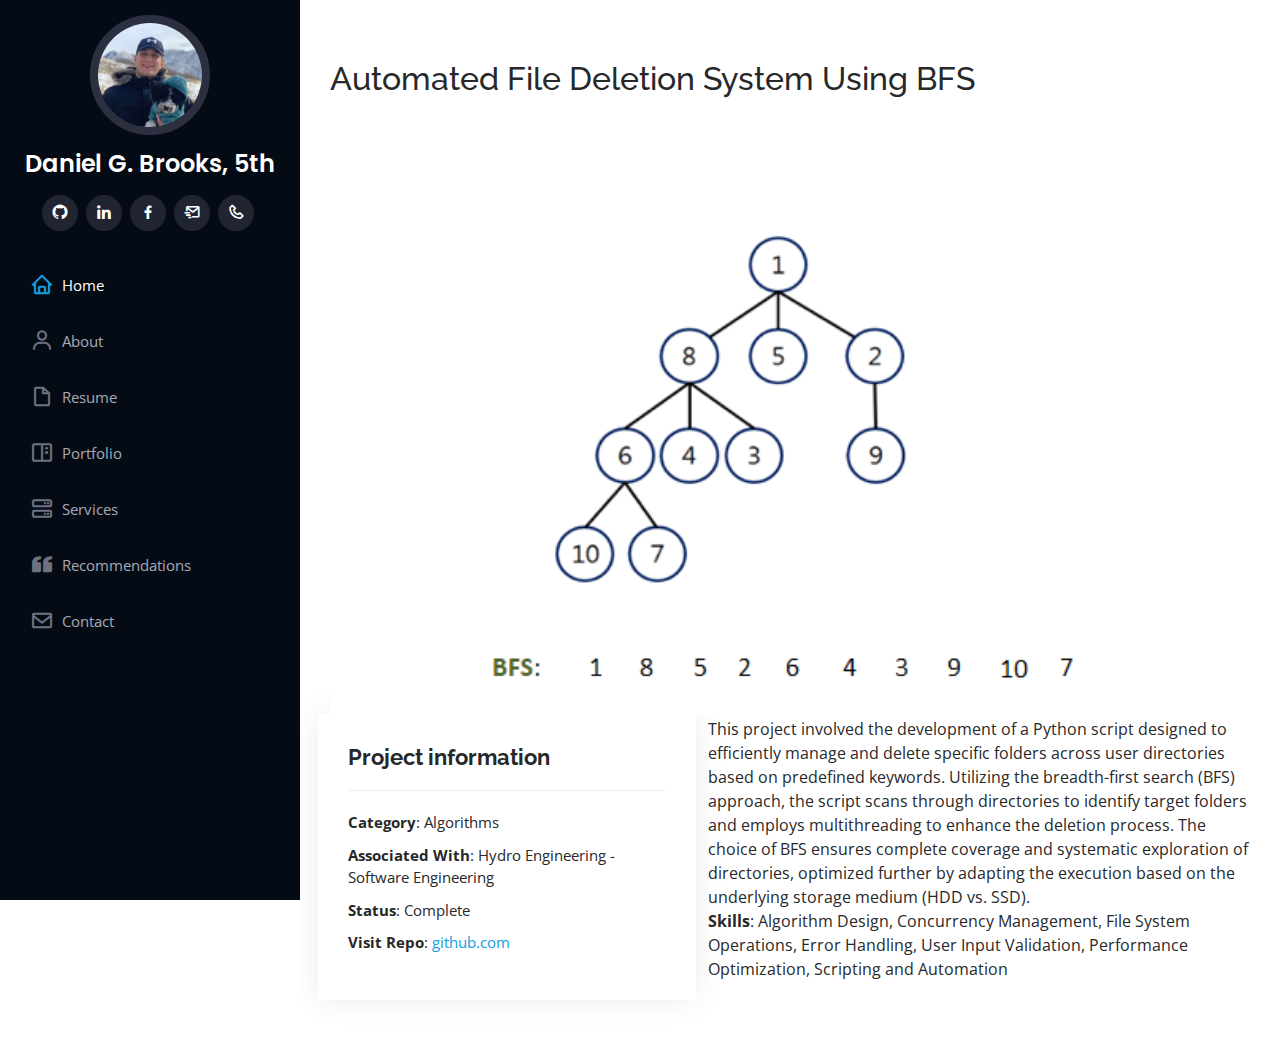
<file: portfolio-details-2.html>
<!DOCTYPE html>
<html lang="en">

<meta http-equiv="content-type" content="text/html;charset=utf-8" />
<head>
    <meta charset="utf-8">
    <meta content="width=device-width, initial-scale=1.0" name="viewport">

    <title>Portfolio Details - iPortfolio Bootstrap Template</title>
    <meta content="" name="description">
    <meta content="" name="keywords">

    <!-- Favicons -->
    <link href="assets/img/DLogoFavicon.png" rel="icon">
    <link href="assets/img/apple-touch-icon.png" rel="apple-touch-icon">

    <!-- Google Fonts -->
    <link href="https://fonts.googleapis.com/css?family=Open+Sans:300,300i,400,400i,600,600i,700,700i|Raleway:300,300i,400,400i,500,500i,600,600i,700,700i|Poppins:300,300i,400,400i,500,500i,600,600i,700,700i"
          rel="stylesheet">

    <!-- Vendor CSS Files -->
    <link href="assets/vendor/aos/aos.css" rel="stylesheet">
    <link href="assets/vendor/bootstrap/css/bootstrap.min.css" rel="stylesheet">
    <link href="assets/vendor/bootstrap-icons/bootstrap-icons.css" rel="stylesheet">
    <link href="assets/vendor/boxicons/css/boxicons.min.css" rel="stylesheet">
    <link href="assets/vendor/glightbox/css/glightbox.min.css" rel="stylesheet">
    <link href="assets/vendor/swiper/swiper-bundle.min.css" rel="stylesheet">

    <!-- Template Main CSS File -->
    <link href="assets/css/style.css" rel="stylesheet">

</head>

<body>

<!-- ======= Mobile nav toggle button ======= -->
<i class="bi bi-list mobile-nav-toggle d-xl-none"></i>

<!-- ======= Header ======= -->
<header id="header">
    <div class="d-flex flex-column">

        <div class="profile">
            <img src="assets/img/Daniel.jfif" alt="" class="img-fluid rounded-circle">
            <h1 class="text-light"><a href="index-2.html">Daniel G. Brooks, 5th</a></h1>
            <div class="social-links mt-3 text-center">
                <a href="https://github.com/dbrooks228" target="_blank" class="github"><i
                        class="bx bxl-github"></i></a>
                <a href="https://www.linkedin.com/in/daniel-brooks-039101251/" target="_blank" class="linkedin"><i
                        class="bx bxl-linkedin"></i></a>
                <a href="https://www.facebook.com/profile.php?id=100045641723914" target="_blank" class="facebook"><i
                        class="bx bxl-facebook"></i></a>
                <a href="mailto:brodanie33@gmail.com" target="_blank" class="email"><i
                        class="bx bx-mail-send"></i></a>
                <a href="tel:4044525678" target="_blank" class="mobile"><i class="bx bx-phone"></i></a>
            </div>
        </div>

        <nav id="navbar" class="nav-menu navbar">
            <ul>
                <li><a href="index-2.html" class="nav-link scrollto active"><i class="bx bx-home"></i>
                    <span>Home</span></a></li>
                <li><a href="index-2.html#about" class="nav-link scrollto"><i class="bx bx-user"></i>
                    <span>About</span></a></li>
                <li><a href="index-2.html#resume" class="nav-link scrollto"><i class="bx bx-file-blank"></i>
                    <span>Resume</span></a></li>
                <li><a href="index-2.html#portfolio" class="nav-link scrollto"><i class="bx bx-book-content"></i> <span>Portfolio</span></a>
                </li>
                <li><a href="index-2.html#services" class="nav-link scrollto"><i class="bx bx-server"></i>
                    <span>Services</span></a></li>
                <li><a href="index-2.html#recommendations" class="nav-link scrollto"><i class="bx bxs-quote-left"></i>
                    <span>Recommendations</span></a>
                <li><a href="index-2.html#contact" class="nav-link scrollto"><i class="bx bx-envelope"></i>
                    <span>Contact</span></a></li>
            </ul>
        </nav><!-- .nav-menu -->
    </div>
</header><!-- End Header -->

<main id="main">

    <!-- ======= Breadcrumbs ======= -->
    <section id="breadcrumbs" class="breadcrumbs">
        <div class="container">

            <div class="d-flex justify-content-between align-items-center">
                <h2>Automated File Deletion System Using BFS</h2>
            </div>

        </div>
    </section><!-- End Breadcrumbs -->

    <!-- ======= Portfolio Details Section ======= -->
    <section id="portfolio-details" class="portfolio-details">
        <div class="container">
            <div class="gy-4">
                <div class="col-lg">
                    <div class="portfolio-details-slider swiper">
                        <div class="align-items-center">
                            <div>
                                <img src="assets/img/portfolio02.png" alt="">
                            </div>
                        </div>
                    </div>
                </div>
            </div>

            <div class="row d-flex align-items-center">
                <div class="portfolio-info">
                    <h3>Project information</h3>
                    <ul>
                        <li><strong>Category</strong>: Algorithms</li>
                        <li><strong>Associated With</strong>: Hydro Engineering - Software Engineering</li>
                        <li><strong>Status</strong>: Complete</li>
                        <li><strong>Visit Repo</strong>: <a href="https://github.com/dbrooks228/Duplicate-Directory-Cleanup"
                                                               target="_blank">github.com</a></li>
                    </ul>
                </div>
                <div class="portfolio-description">
                    <p>
                    This project involved the development of a Python script designed to efficiently manage and delete specific folders across user directories based on predefined keywords. Utilizing the breadth-first search (BFS) approach, the script scans through directories to identify target folders and employs multithreading to enhance the deletion process. The choice of BFS ensures complete coverage and systematic exploration of directories, optimized further by adapting the execution based on the underlying storage medium (HDD vs. SSD).<br><strong>Skills</strong>: Algorithm Design, Concurrency Management, File System Operations, Error Handling, User Input Validation, Performance Optimization, Scripting and Automation
                    </p>
                </div>
            </div>
        </div>

    </section><!-- End Portfolio Details Section -->

</main><!-- End #main -->

<a href="#" class="back-to-top d-flex align-items-center justify-content-center"><i
        class="bi bi-arrow-up-short"></i></a>

<!-- Vendor JS Files -->
<script src="assets/vendor/purecounter/purecounter_vanilla.js"></script>
<script src="assets/vendor/aos/aos.js"></script>
<script src="assets/vendor/bootstrap/js/bootstrap.bundle.min.js"></script>
<script src="assets/vendor/glightbox/js/glightbox.min.js"></script>
<script src="assets/vendor/isotope-layout/isotope.pkgd.min.js"></script>
<script src="assets/vendor/swiper/swiper-bundle.min.js"></script>
<script src="assets/vendor/typed.js/typed.umd.js"></script>
<script src="assets/vendor/waypoints/noframework.waypoints.js"></script>
<script src="assets/vendor/php-email-form/validate.js"></script>

<!-- Template Main JS File -->
<script src="assets/js/main.js"></script>

</body>

</html>
</file>
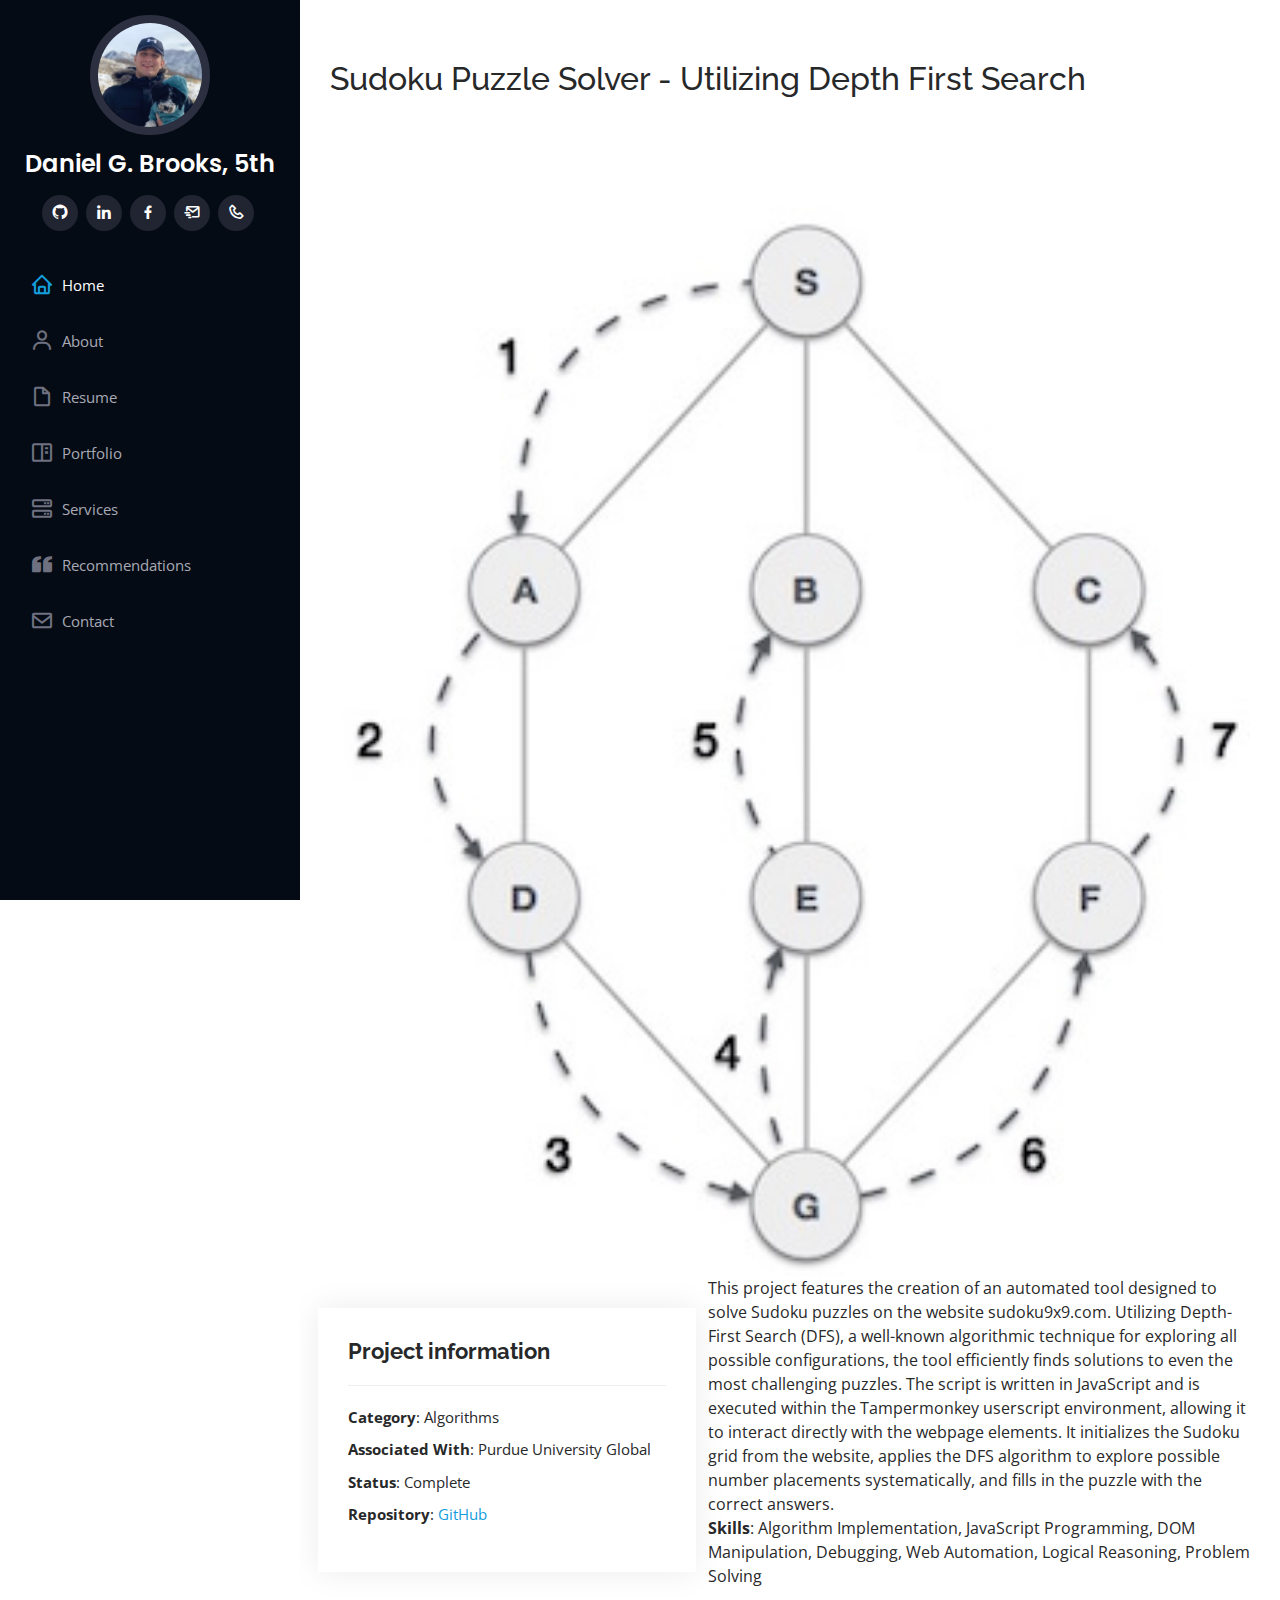
<file: portfolio-details-3.html>
<!DOCTYPE html>
<html lang="en">


<!-- Mirrored from donaldctwittyjr.com/portfolio-details-3.html by HTTrack Website Copier/3.x [XR&CO'2014], Fri, 12 Apr 2024 16:16:08 GMT -->
<!-- Added by HTTrack --><meta http-equiv="content-type" content="text/html;charset=utf-8" /><!-- /Added by HTTrack -->
<head>
    <meta charset="utf-8">
    <meta content="width=device-width, initial-scale=1.0" name="viewport">

    <title>Portfolio Details - iPortfolio Bootstrap Template</title>
    <meta content="" name="description">
    <meta content="" name="keywords">

    <!-- Favicons -->
    <link href="assets/img/DLogoFavicon.png" rel="icon">
    <link href="assets/img/apple-touch-icon.png" rel="apple-touch-icon">

    <!-- Google Fonts -->
    <link href="https://fonts.googleapis.com/css?family=Open+Sans:300,300i,400,400i,600,600i,700,700i|Raleway:300,300i,400,400i,500,500i,600,600i,700,700i|Poppins:300,300i,400,400i,500,500i,600,600i,700,700i"
          rel="stylesheet">

    <!-- Vendor CSS Files -->
    <link href="assets/vendor/aos/aos.css" rel="stylesheet">
    <link href="assets/vendor/bootstrap/css/bootstrap.min.css" rel="stylesheet">
    <link href="assets/vendor/bootstrap-icons/bootstrap-icons.css" rel="stylesheet">
    <link href="assets/vendor/boxicons/css/boxicons.min.css" rel="stylesheet">
    <link href="assets/vendor/glightbox/css/glightbox.min.css" rel="stylesheet">
    <link href="assets/vendor/swiper/swiper-bundle.min.css" rel="stylesheet">

    <!-- Template Main CSS File -->
    <link href="assets/css/style.css" rel="stylesheet">

</head>

<body>

<!-- ======= Mobile nav toggle button ======= -->
<i class="bi bi-list mobile-nav-toggle d-xl-none"></i>

<!-- ======= Header ======= -->
<header id="header">
    <div class="d-flex flex-column">

        <div class="profile">
            <img src="assets/img/Daniel.jfif" alt="" class="img-fluid rounded-circle">
            <h1 class="text-light"><a href="index-2.html">Daniel G. Brooks, 5th</a></h1>
            <div class="social-links mt-3 text-center">
                <a href="https://github.com/dbrooks228" target="_blank" class="github"><i
                        class="bx bxl-github"></i></a>
                <a href="https://www.linkedin.com/in/daniel-brooks-039101251/" target="_blank" class="linkedin"><i
                        class="bx bxl-linkedin"></i></a>
                <a href="https://www.facebook.com/profile.php?id=100045641723914" target="_blank" class="facebook"><i
                        class="bx bxl-facebook"></i></a>
                <a href="mailto:brodanie33@gmail.com" target="_blank" class="email"><i
                        class="bx bx-mail-send"></i></a>
                <a href="tel:4044525678" target="_blank" class="mobile"><i class="bx bx-phone"></i></a>
            </div>
        </div>

        <nav id="navbar" class="nav-menu navbar">
            <ul>
                <li><a href="index-2.html" class="nav-link scrollto active"><i class="bx bx-home"></i>
                    <span>Home</span></a></li>
                <li><a href="index-2.html#about" class="nav-link scrollto"><i class="bx bx-user"></i>
                    <span>About</span></a></li>
                <li><a href="index-2.html#resume" class="nav-link scrollto"><i class="bx bx-file-blank"></i>
                    <span>Resume</span></a></li>
                <li><a href="index-2.html#portfolio" class="nav-link scrollto"><i class="bx bx-book-content"></i> <span>Portfolio</span></a>
                </li>
                <li><a href="index-2.html#services" class="nav-link scrollto"><i class="bx bx-server"></i>
                    <span>Services</span></a></li>
                <li><a href="index-2.html#recommendations" class="nav-link scrollto"><i class="bx bxs-quote-left"></i>
                    <span>Recommendations</span></a>
                <li><a href="index-2.html#contact" class="nav-link scrollto"><i class="bx bx-envelope"></i>
                    <span>Contact</span></a></li>
            </ul>
        </nav><!-- .nav-menu -->
    </div>
</header><!-- End Header -->

<main id="main">

    <!-- ======= Breadcrumbs ======= -->
    <section id="breadcrumbs" class="breadcrumbs">
        <div class="container">

            <div class="d-flex justify-content-between align-items-center">
                <h2>Sudoku Puzzle Solver - Utilizing Depth First Search</h2>

            </div>

        </div>
    </section><!-- End Breadcrumbs -->

    <!-- ======= Portfolio Details Section ======= -->
    <section id="portfolio-details" class="portfolio-details">
        <div class="container">

            <div class="gy-4">

                <div class="col-lg">
                    <div class="portfolio-details-slider swiper">
                        <div class="align-items-center">

                            <div>
                                <img src="assets/img/portfolio03.png" alt="">
                            </div>

                        </div>
                    </div>
                </div>
            </div>

            <div class="row d-flex align-items-center">
                <div class="portfolio-info">
                    <h3>Project information</h3>
                    <ul>
                        <li><strong>Category</strong>: Algorithms</li>
                        <li><strong>Associated With</strong>: Purdue University Global</li>
                        <li><strong>Status</strong>: Complete</li>
                        <li><strong>Repository</strong>: <a
                                href="https://github.com/dbrooks228/Sudoku-Solver" target="_blank">GitHub</a>
                        </li>
                    </ul>
                </div>
                <div class="portfolio-description">
                    <p>
                    This project features the creation of an automated tool designed to solve Sudoku puzzles on the website sudoku9x9.com. Utilizing Depth-First Search (DFS), a well-known algorithmic technique for exploring all possible configurations, the tool efficiently finds solutions to even the most challenging puzzles.

                    The script is written in JavaScript and is executed within the Tampermonkey userscript environment, allowing it to interact directly with the webpage elements. It initializes the Sudoku grid from the website, applies the DFS algorithm to explore possible number placements systematically, and fills in the puzzle with the correct answers.<br><strong>Skills</strong>:
                        Algorithm Implementation, JavaScript Programming, DOM Manipulation, Debugging, Web Automation, Logical Reasoning, Problem Solving
                    </p>
                </div>
            </div>

        </div>

    </section><!-- End Portfolio Details Section -->

</main><!-- End #main -->

<a href="#" class="back-to-top d-flex align-items-center justify-content-center"><i
        class="bi bi-arrow-up-short"></i></a>

<!-- Vendor JS Files -->
<script src="assets/vendor/purecounter/purecounter_vanilla.js"></script>
<script src="assets/vendor/aos/aos.js"></script>
<script src="assets/vendor/bootstrap/js/bootstrap.bundle.min.js"></script>
<script src="assets/vendor/glightbox/js/glightbox.min.js"></script>
<script src="assets/vendor/isotope-layout/isotope.pkgd.min.js"></script>
<script src="assets/vendor/swiper/swiper-bundle.min.js"></script>
<script src="assets/vendor/typed.js/typed.umd.js"></script>
<script src="assets/vendor/waypoints/noframework.waypoints.js"></script>
<script src="assets/vendor/php-email-form/validate.js"></script>

<!-- Template Main JS File -->
<script src="assets/js/main.js"></script>

</body>


<!-- Mirrored from donaldctwittyjr.com/portfolio-details-3.html by HTTrack Website Copier/3.x [XR&CO'2014], Fri, 12 Apr 2024 16:16:08 GMT -->
</html>
</file>
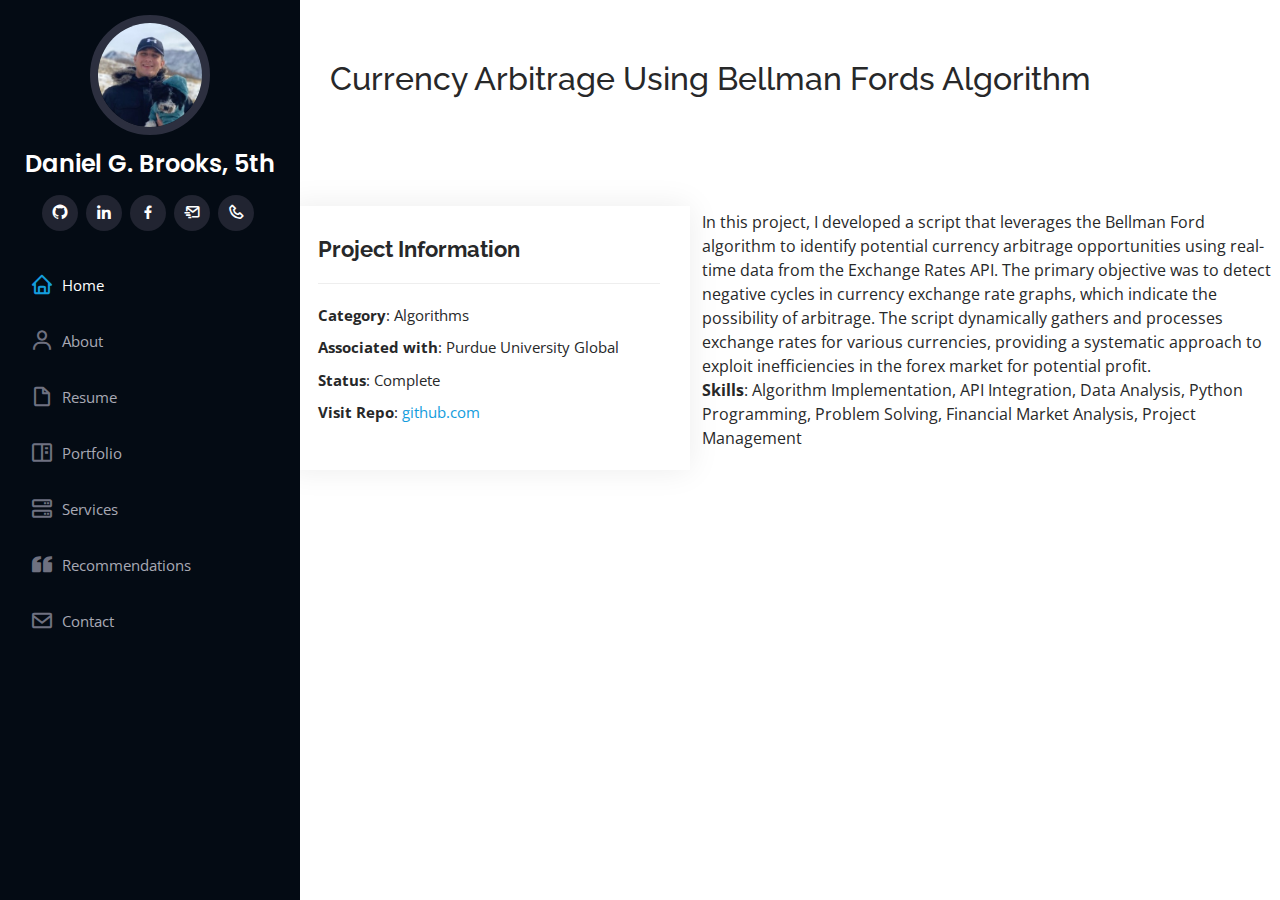
<file: portfolio-details.html>
<!DOCTYPE html>
<html lang="en">


<!-- Mirrored from donaldctwittyjr.com/portfolio-details.html by HTTrack Website Copier/3.x [XR&CO'2014], Fri, 12 Apr 2024 16:16:07 GMT -->
<!-- Added by HTTrack --><meta http-equiv="content-type" content="text/html;charset=utf-8" /><!-- /Added by HTTrack -->
<head>
    <meta charset="utf-8">
    <meta content="width=device-width, initial-scale=1.0" name="viewport">

    <title>Portfolio Details - iPortfolio Bootstrap Template</title>
    <meta content="" name="description">
    <meta content="" name="keywords">

    <!-- Favicons -->
    <link href="assets/img/DLogoFavicon.png" rel="icon">
    <link href="assets/img/apple-touch-icon.png" rel="apple-touch-icon">

    <!-- Google Fonts -->
    <link href="https://fonts.googleapis.com/css?family=Open+Sans:300,300i,400,400i,600,600i,700,700i|Raleway:300,300i,400,400i,500,500i,600,600i,700,700i|Poppins:300,300i,400,400i,500,500i,600,600i,700,700i"
          rel="stylesheet">

    <!-- Vendor CSS Files -->
    <link href="assets/vendor/aos/aos.css" rel="stylesheet">
    <link href="assets/vendor/bootstrap/css/bootstrap.min.css" rel="stylesheet">
    <link href="assets/vendor/bootstrap-icons/bootstrap-icons.css" rel="stylesheet">
    <link href="assets/vendor/boxicons/css/boxicons.min.css" rel="stylesheet">
    <link href="assets/vendor/glightbox/css/glightbox.min.css" rel="stylesheet">
    <link href="assets/vendor/swiper/swiper-bundle.min.css" rel="stylesheet">

    <!-- Template Main CSS File -->
    <link href="assets/css/style.css" rel="stylesheet">

</head>

<body>

<!-- ======= Mobile nav toggle button ======= -->
<i class="bi bi-list mobile-nav-toggle d-xl-none"></i>

<!-- ======= Header ======= -->
<header id="header">
    <div class="d-flex flex-column">

        <div class="profile">
            <img src="assets/img/Daniel.jfif" alt="" class="img-fluid rounded-circle">
            <h1 class="text-light"><a href="index-2.html">Daniel G. Brooks, 5th</a></h1>
            <div class="social-links mt-3 text-center">
                <a href="https://github.com/dbrooks228" target="_blank" class="github"><i
                        class="bx bxl-github"></i></a>
                <a href="https://www.linkedin.com/in/daniel-brooks-039101251/" target="_blank" class="linkedin"><i
                        class="bx bxl-linkedin"></i></a>
                <a href="https://www.facebook.com/profile.php?id=100045641723914" target="_blank" class="facebook"><i
                        class="bx bxl-facebook"></i></a>
                <a href="mailto:brodanie33@gmail.com" target="_blank" class="email"><i
                        class="bx bx-mail-send"></i></a>
                <a href="tel:4044525678" target="_blank" class="mobile"><i class="bx bx-phone"></i></a>
            </div>
        </div>

        <nav id="navbar" class="nav-menu navbar">
            <ul>
                <li><a href="index-2.html" class="nav-link scrollto active"><i class="bx bx-home"></i>
                    <span>Home</span></a></li>
                <li><a href="index-2.html#about" class="nav-link scrollto"><i class="bx bx-user"></i>
                    <span>About</span></a></li>
                <li><a href="index-2.html#resume" class="nav-link scrollto"><i class="bx bx-file-blank"></i>
                    <span>Resume</span></a></li>
                <li><a href="index-2.html#portfolio" class="nav-link scrollto"><i class="bx bx-book-content"></i> <span>Portfolio</span></a>
                </li>
                <li><a href="index-2.html#services" class="nav-link scrollto"><i class="bx bx-server"></i>
                    <span>Services</span></a></li>
                <li><a href="index-2.html#recommendations" class="nav-link scrollto"><i class="bx bxs-quote-left"></i>
                    <span>Recommendations</span></a>
                <li><a href="index-2.html#contact" class="nav-link scrollto"><i class="bx bx-envelope"></i>
                    <span>Contact</span></a></li>
            </ul>
        </nav><!-- .nav-menu -->
    </div>
</header><!-- End Header -->

<main id="main">

    <!-- ======= Breadcrumbs ======= -->
    <section id="breadcrumbs" class="breadcrumbs">
        <div class="container">

            <div class="d-flex justify-content-between align-items-center">
                <h2>Currency Arbitrage Using Bellman Fords Algorithm</h2>
            </div>

        </div>
    </section><!-- End Breadcrumbs -->

    <!-- ======= Portfolio Details Section ======= -->
    <section id="portfolio-details" class="portfolio-details">

            <div class="row d-flex align-items-center">
                <div class="portfolio-info">
                    <h3>Project Information</h3>
                    <ul>
                        <li><strong>Category</strong>: Algorithms</li>
                        <li><strong>Associated with</strong>: Purdue University Global</li>
                        <li><strong>Status</strong>: Complete</li>
                        <li><strong>Visit Repo</strong>: <a href="https://github.com/dbrooks228/Currency-Arbitrage"
                                                               target="_blank">github.com</a></li>
                    </ul>
                </div>
                <div class="portfolio-description">
                    <p>
                     In this project, I developed a script that leverages the Bellman Ford algorithm to identify potential currency arbitrage opportunities using real-time data from the Exchange Rates API. The primary objective was to detect negative cycles in currency exchange rate graphs, which indicate the possibility of arbitrage. The script dynamically gathers and processes exchange rates for various currencies, providing a systematic approach to exploit inefficiencies in the forex market for potential profit.<br><strong>Skills</strong>:
                     Algorithm Implementation, API Integration, Data Analysis, Python Programming, Problem Solving, Financial Market Analysis, Project Management
                    </p>
                </div>
            </div>
        </div>

    </section><!-- End Portfolio Details Section -->

</main><!-- End #main -->

<a href="#" class="back-to-top d-flex align-items-center justify-content-center"><i
        class="bi bi-arrow-up-short"></i></a>

<!-- Vendor JS Files -->
<script src="assets/vendor/purecounter/purecounter_vanilla.js"></script>
<script src="assets/vendor/aos/aos.js"></script>
<script src="assets/vendor/bootstrap/js/bootstrap.bundle.min.js"></script>
<script src="assets/vendor/glightbox/js/glightbox.min.js"></script>
<script src="assets/vendor/isotope-layout/isotope.pkgd.min.js"></script>
<script src="assets/vendor/swiper/swiper-bundle.min.js"></script>
<script src="assets/vendor/typed.js/typed.umd.js"></script>
<script src="assets/vendor/waypoints/noframework.waypoints.js"></script>
<script src="assets/vendor/php-email-form/validate.js"></script>

<!-- Template Main JS File -->
<script src="assets/js/main.js"></script>

</body>


<!-- Mirrored from donaldctwittyjr.com/portfolio-details.html by HTTrack Website Copier/3.x [XR&CO'2014], Fri, 12 Apr 2024 16:16:08 GMT -->
</html>
</file>
<file: assets/css/style.css>
/*--General--*/
body {
  font-family: "Open Sans", sans-serif;
  color: #272829;
}

a {
  color: #149ddd;
  text-decoration: none;
}

a:hover {
  color: #37b3ed;
  text-decoration: none;
}

h1,
h2,
h3,
h4,
h5,
h6 {
  font-family: "Raleway", sans-serif;
}

/*--------------------------------------------------------------
# Back to top button
--------------------------------------------------------------*/
.back-to-top {
  position: fixed;
  visibility: hidden;
  opacity: 0;
  right: 15px;
  bottom: 15px;
  z-index: 996;
  background: #149ddd;
  width: 40px;
  height: 40px;
  border-radius: 50px;
  transition: all 0.4s;
}

.back-to-top i {
  font-size: 28px;
  color: #fff;
  line-height: 0;
}

.back-to-top:hover {
  background: #2eafec;
  color: #fff;
}

.back-to-top.active {
  visibility: visible;
  opacity: 1;
}

/*--------------------------------------------------------------
# Header
--------------------------------------------------------------*/
#header {
  position: fixed;
  top: 0;
  left: 0;
  bottom: 0;
  width: 300px;
  transition: all ease-in-out 0.5s;
  z-index: 9997;
  transition: all 0.5s;
  padding: 0 15px;
  background: #040b14;
  overflow-y: auto;
}

#header .profile img {
  margin: 15px auto;
  display: block;
  width: 120px;
  border: 8px solid #2c2f3f;
}

#header .profile h1 {
  font-size: 24px;
  margin: 0;
  padding: 0;
  font-weight: 600;
  -moz-text-align-last: center;
  text-align-last: center;
  font-family: "Poppins", sans-serif;
}

#header .profile h1 a,
#header .profile h1 a:hover {
  color: #fff;
  text-decoration: none;
}

#header .profile .social-links a {
  font-size: 18px;
  display: inline-block;
  background: #212431;
  color: #fff;
  line-height: 1;
  padding: 8px 0;
  margin-right: 4px;
  border-radius: 50%;
  text-align: center;
  width: 36px;
  height: 36px;
  transition: 0.3s;
}

#header .profile .social-links a:hover {
  background: #149ddd;
  color: #fff;
  text-decoration: none;
}

#main {
  margin-left: 300px;
}

.container,
.container-fluid {
  padding-left: 30px;
  padding-right: 30px;
}

@media (max-width: 1199px) {
  #header {
    left: -300px;
  }

  #main {
    margin-left: 0;
  }

  .container,
  .container-fluid {
    padding-left: 12px;
    padding-right: 12px;
  }
}

/*--------------------------------------------------------------
# Navigation Menu
--------------------------------------------------------------*/
/* Desktop Navigation */
.nav-menu {
  padding: 30px 0 0 0;
}

.nav-menu * {
  margin: 0;
  padding: 0;
  list-style: none;
}

.nav-menu>ul>li {
  position: relative;
  white-space: nowrap;
}

.nav-menu a,
.nav-menu a:focus {
  display: flex;
  align-items: center;
  color: #a8a9b4;
  padding: 12px 15px;
  margin-bottom: 8px;
  transition: 0.3s;
  font-size: 15px;
}

.nav-menu a i,
.nav-menu a:focus i {
  font-size: 24px;
  padding-right: 8px;
  color: #6f7180;
}

.nav-menu a:hover,
.nav-menu .active,
.nav-menu .active:focus,
.nav-menu li:hover>a {
  text-decoration: none;
  color: #fff;
}

.nav-menu a:hover i,
.nav-menu .active i,
.nav-menu .active:focus i,
.nav-menu li:hover>a i {
  color: #149ddd;
}

/* Mobile Navigation */
.mobile-nav-toggle {
  position: fixed;
  right: 15px;
  top: 15px;
  z-index: 9998;
  border: 0;
  font-size: 24px;
  transition: all 0.4s;
  outline: none !important;
  background-color: #149ddd;
  color: #fff;
  width: 40px;
  height: 40px;
  display: inline-flex;
  align-items: center;
  justify-content: center;
  line-height: 0;
  border-radius: 50px;
  cursor: pointer;
}

.mobile-nav-active {
  overflow: hidden;
}

.mobile-nav-active #header {
  left: 0;
}

/*--------------------------------------------------------------
# Hero Section
--------------------------------------------------------------*/
#hero {
  width: 100%;
  height: 100vh;
  background-color: #040b14; /* A color that matches the website's theme and image background */
}


#hero:before {
  content: "";
  background: rgba(5, 13, 24, 0.3);
  position: absolute;
  bottom: 0;
  top: 0;
  left: 0;
  right: 0;
  z-index: 1;
}

#hero .hero-container {
  position: relative;
  z-index: 2;
  min-width: 300px;
}

#hero h1 {
  margin: 0 0 10px 0;
  font-size: 64px;
  font-weight: 700;
  line-height: 56px;
  color: #fff;
}

#hero p {
  color: #fff;
  margin-bottom: 50px;
  font-size: 26px;
  font-family: "Poppins", sans-serif;
}

#hero p span {
  color: #fff;
  padding-bottom: 4px;
  letter-spacing: 1px;
  border-bottom: 3px solid #149ddd;
}

@media (min-width: 1024px) {
  #hero {
    background-attachment: fixed;
  }
}

@media (max-width: 768px) {
  #hero h1 {
    font-size: 28px;
    line-height: 36px;
  }

  #hero h2 {
    font-size: 18px;
    line-height: 24px;
    margin-bottom: 30px;
  }
}

/*--------------------------------------------------------------
# Sections General
--------------------------------------------------------------*/
section {
  padding: 60px 0;
  overflow: hidden;
}

.section-bg {
  background: #f5f8fd;
}

.section-title {
  padding-bottom: 30px;
}

.section-title h2 {
  font-size: 32px;
  font-weight: bold;
  margin-bottom: 20px;
  padding-bottom: 20px;
  position: relative;
  color: #173b6c;
}

.section-title h2::after {
  content: "";
  position: absolute;
  display: block;
  width: 50px;
  height: 3px;
  background: #149ddd;
  bottom: 0;
  left: 0;
}

.section-title p {
  margin-bottom: 0;
}

/*--------------------------------------------------------------
# About
--------------------------------------------------------------*/
.about .content h3 {
  font-weight: 700;
  font-size: 26px;
  color: #173b6c;
}

.about .content ul {
  list-style: none;
  padding: 0;
}

.about .content ul li {
  margin-bottom: 20px;
  display: flex;
  align-items: center;
}

.about .content ul strong {
  margin-right: 10px;
}

.about .content ul i {
  font-size: 16px;
  margin-right: 5px;
  color: #149ddd;
  line-height: 0;
}

.about .content p:last-child {
  margin-bottom: 0;
}

/*--------------------------------------------------------------
# Facts
--------------------------------------------------------------*/
.facts {
  padding-bottom: 30px;
}

.facts .count-box {
  padding: 30px;
  width: 100%;
}

.facts .count-box i {
  display: block;
  font-size: 44px;
  color: #149ddd;
  float: left;
  line-height: 0;
}

.facts .count-box span {
  font-size: 48px;
  line-height: 40px;
  display: block;
  font-weight: 700;
  color: #050d18;
  margin-left: 60px;
}

.facts .count-box p {
  padding: 15px 0 0 0;
  margin: 0 0 0 60px;
  font-family: "Raleway", sans-serif;
  font-size: 14px;
  color: #122f57;
}

.facts .count-box a {
  font-weight: 600;
  display: block;
  margin-top: 20px;
  color: #122f57;
  font-size: 15px;
  font-family: "Poppins", sans-serif;
  transition: ease-in-out 0.3s;
}

.facts .count-box a:hover {
  color: #1f5297;
}

/*--------------------------------------------------------------
# Akills
--------------------------------------------------------------*/
.skills .progress {
  height: 60px;
  display: block;
  background: none;
  border-radius: 0;
}

.skills .progress .skill {
  padding: 0;
  margin: 0 0 6px 0;
  text-transform: uppercase;
  display: block;
  font-weight: 600;
  font-family: "Poppins", sans-serif;
  color: #050d18;
}

.skills .progress .skill .val {
  float: right;
  font-style: normal;
}

.skills .progress-bar-wrap {
  background: #dce8f8;
  height: 10px;
}

.skills .progress-bar {
  width: 1px;
  height: 10px;
  transition: 0.9s;
  background-color: #149ddd;
}

/*--------------------------------------------------------------
# Resume
--------------------------------------------------------------*/
.resume .resume-title {
  font-size: 26px;
  font-weight: 700;
  margin-top: 20px;
  margin-bottom: 20px;
  color: #050d18;
}

.resume .resume-item {
  padding: 0 0 20px 20px;
  margin-top: -2px;
  border-left: 2px solid #1f5297;
  position: relative;
}

.resume .resume-item h4 {
  line-height: 18px;
  font-size: 18px;
  font-weight: 600;
  text-transform: uppercase;
  font-family: "Poppins", sans-serif;
  color: #050d18;
  margin-bottom: 10px;
}

.resume .resume-item h5 {
  font-size: 16px;
  background: #e4edf9;
  padding: 5px 15px;
  display: inline-block;
  font-weight: 600;
  margin-bottom: 10px;
}

.resume .resume-item ul {
  padding-left: 20px;
}

.resume .resume-item ul li {
  padding-bottom: 10px;
}

.resume .resume-item:last-child {
  padding-bottom: 0;
}

.resume .resume-item::before {
  content: "";
  position: absolute;
  width: 16px;
  height: 16px;
  border-radius: 50px;
  left: -9px;
  top: 0;
  background: #fff;
  border: 2px solid #1f5297;
}

h6 {
  line-height: 18px;
  font-size: 16px;
  font-weight: 600;
  text-transform: uppercase;
  font-family: "Poppins", sans-serif;
  color: #050d18;
  margin-bottom: 10px;
}

/*--------------------------------------------------------------
# Portfolio
--------------------------------------------------------------*/
.portfolio .portfolio-item {
  margin-bottom: 30px;
}

.portfolio #portfolio-flters {
  padding: 0;
  margin: 0 auto 35px auto;
  list-style: none;
  text-align: center;
  background: #fff;
  border-radius: 50px;
  padding: 2px 15px;
}

.portfolio #portfolio-flters li {
  cursor: pointer;
  display: inline-block;
  padding: 10px 15px 8px 15px;
  font-size: 14px;
  font-weight: 600;
  line-height: 1;
  text-transform: uppercase;
  color: #272829;
  margin-bottom: 5px;
  transition: all 0.3s ease-in-out;
}

.portfolio #portfolio-flters li:hover,
.portfolio #portfolio-flters li.filter-active {
  color: #149ddd;
}

.portfolio #portfolio-flters li:last-child {
  margin-right: 0;
}

.portfolio .portfolio-wrap {
  transition: 0.3s;
  position: relative;
  overflow: hidden;
  z-index: 1;
}

.portfolio .portfolio-wrap::before {
  content: "";
  background: rgba(255, 255, 255, 0.5);
  position: absolute;
  left: 0;
  right: 0;
  top: 0;
  bottom: 0;
  transition: all ease-in-out 0.3s;
  z-index: 2;
  opacity: 0;
}

.portfolio .portfolio-wrap .portfolio-links {
  opacity: 1;
  left: 0;
  right: 0;
  bottom: -60px;
  z-index: 3;
  position: absolute;
  transition: all ease-in-out 0.3s;
  display: flex;
  justify-content: center;
}

.portfolio .portfolio-wrap .portfolio-links a {
  color: #fff;
  font-size: 28px;
  text-align: center;
  background: rgba(20, 157, 221, 0.75);
  transition: 0.3s;
  width: 50%;
}

.portfolio .portfolio-wrap .portfolio-links a:hover {
  background: rgba(20, 157, 221, 0.95);
}

.portfolio .portfolio-wrap .portfolio-links a+a {
  border-left: 1px solid #37b3ed;
}

.portfolio .portfolio-wrap:hover::before {
  top: 0;
  left: 0;
  right: 0;
  bottom: 0;
  opacity: 1;
}

.portfolio .portfolio-wrap:hover .portfolio-links {
  opacity: 1;
  bottom: 0;
}

@media (max-width: 768px) {
  #portfolio {
    padding: 20px 0;
  }

  #portfolio .portfolio-container {
    grid-template-columns: repeat(1, 1fr);
  }

  #portfolio .portfolio-item {
    width: 100%;
  }

  #portfolio .portfolio-links {
    justify-content: center;
  }
}
/*--------------------------------------------------------------
# Portfolio Details
--------------------------------------------------------------*/
.row {
  display: flex;
  align-items: center;
}

.portfolio-details {
  padding-top: 40px;
}

.portfolio-details .portfolio-details-slider img {
  width: 100%;
}

.portfolio-details .portfolio-details-slider .swiper-pagination {
  margin-top: 20px;
  position: relative;
}

.portfolio-details .portfolio-details-slider .swiper-pagination .swiper-pagination-bullet {
  width: 12px;
  height: 12px;
  background-color: #fff;
  opacity: 1;
  border: 1px solid #149ddd;
}

.portfolio-details .portfolio-details-slider .swiper-pagination .swiper-pagination-bullet-active {
  background-color: #149ddd;
}

.portfolio-details .portfolio-info {
  padding: 30px;
  box-shadow: 0px 0 30px rgba(5, 13, 24, 0.08);
  width: 40%;
}

.portfolio-details .portfolio-info h3 {
  font-size: 22px;
  font-weight: 700;
  margin-bottom: 20px;
  padding-bottom: 20px;
  border-bottom: 1px solid #eee;
}

.portfolio-details .portfolio-info ul {
  list-style: none;
  padding: 0;
  font-size: 15px;
}

.portfolio-details .portfolio-info ul li+li {
  margin-top: 10px;
}

.portfolio-details .portfolio-description {
  /*padding-top: 30px;*/
  width: 60%;
}

.portfolio-details .portfolio-description h2 {
  font-size: 26px;
  font-weight: 700;
  margin-bottom: 20px;
}

.portfolio-details .portfolio-description p {
  padding: 0;
}

@media (max-width: 768px) {
  #portfolio-details {
    padding: 20px 0;
  }

  #portfolio-details .gy-4 {
    grid-template-columns: repeat(1, 1fr);
  }

  #portfolio-details .portfolio-info,
  #portfolio-details .portfolio-description {
    width: 100%;
  }

  #portfolio-details .portfolio-description {
    margin-top: 20px;
  }
}

/*--------------------------------------------------------------
# Services
--------------------------------------------------------------*/
.services .icon-box {
  margin-bottom: 20px;
}

.services .icon {
  float: left;
  display: flex;
  align-items: center;
  justify-content: center;
  width: 54px;
  height: 54px;
  background: #149ddd;
  border-radius: 50%;
  transition: 0.5s;
  border: 1px solid #149ddd;
}

.services .icon i {
  color: #fff;
  font-size: 24px;
  line-height: 0;
}

.services .icon-box:hover .icon {
  background: #fff;
}

.services .icon-box:hover .icon i {
  color: #149ddd;
}

.services .title {
  margin-left: 80px;
  font-weight: 700;
  margin-bottom: 15px;
  font-size: 18px;
}

.services .title a {
  color: #343a40;
}

.services .title a:hover {
  color: #149ddd;
}

.services .description {
  margin-left: 80px;
  line-height: 24px;
  font-size: 14px;
}

/*--------------------------------------------------------------
# Testimonials
--------------------------------------------------------------*/
.testimonials .testimonials-carousel,
.testimonials .testimonials-slider {
  overflow: hidden;
}

.testimonials .testimonial-item {
  box-sizing: content-box;
  text-align: center;
  min-height: 320px;
}

.testimonials .testimonial-item .testimonial-img {
  width: 90px;
  border-radius: 50%;
  margin: 0 auto;
}

.testimonials .testimonial-item h3 {
  font-size: 18px;
  font-weight: bold;
  margin: 10px 0 5px 0;
  color: #111;
}

.testimonials .testimonial-item h4 {
  font-size: 14px;
  color: #999;
  margin: 0;
}

.testimonials .testimonial-item .quote-icon-left,
.testimonials .testimonial-item .quote-icon-right {
  color: #c3e8fa;
  font-size: 26px;
}

.testimonials .testimonial-item .quote-icon-left {
  display: inline-block;
  left: -5px;
  position: relative;
}

.testimonials .testimonial-item .quote-icon-right {
  display: inline-block;
  right: -5px;
  position: relative;
  top: 10px;
}

.testimonials .testimonial-item p {
  font-style: italic;
  margin: 0 15px 15px 15px;
  padding: 20px;
  background: #fff;
  position: relative;
  margin-bottom: 35px;
  border-radius: 6px;
  box-shadow: 0px 2px 15px rgba(0, 0, 0, 0.1);
}

.testimonials .testimonial-item p::after {
  content: "";
  width: 0;
  height: 0;
  border-top: 20px solid #fff;
  border-right: 20px solid transparent;
  border-left: 20px solid transparent;
  position: absolute;
  bottom: -20px;
  left: calc(50% - 20px);
}

.testimonials .swiper-pagination {
  margin-top: 20px;
  position: relative;
}

.testimonials .swiper-pagination .swiper-pagination-bullet {
  width: 12px;
  height: 12px;
  background-color: #fff;
  opacity: 1;
  border: 1px solid #149ddd;
}

.testimonials .swiper-pagination .swiper-pagination-bullet-active {
  background-color: #149ddd;
}

/*--------------------------------------------------------------
# Contact
--------------------------------------------------------------*/
.contact {
  padding-bottom: 130px;
}

.contact .info {
  padding: 30px;
  background: #fff;
  width: 100%;
  box-shadow: 0 0 24px 0 rgba(0, 0, 0, 0.12);
}

.contact .info i {
  font-size: 20px;
  color: #149ddd;
  float: left;
  width: 44px;
  height: 44px;
  background: #dff3fc;
  display: flex;
  justify-content: center;
  align-items: center;
  border-radius: 50px;
  transition: all 0.3s ease-in-out;
}

.contact .info h4 {
  padding: 0 0 0 60px;
  font-size: 22px;
  font-weight: 600;
  margin-bottom: 5px;
  color: #050d18;
}

.contact .info p {
  padding: 0 0 10px 60px;
  margin-bottom: 20px;
  font-size: 14px;
  color: #173b6c;
}

.contact .info .email p {
  padding-top: 5px;
}

.contact .info .social-links {
  padding-left: 60px;
}

.contact .info .social-links a {
  font-size: 18px;
  display: inline-block;
  background: #333;
  color: #fff;
  line-height: 1;
  padding: 8px 0;
  border-radius: 50%;
  text-align: center;
  width: 36px;
  height: 36px;
  transition: 0.3s;
  margin-right: 10px;
}

.contact .info .social-links a:hover {
  background: #149ddd;
  color: #fff;
}

.contact .info .email:hover i,
.contact .info .address:hover i,
.contact .info .phone:hover i {
  background: #149ddd;
  color: #fff;
}

.contact .php-email-form {
  width: 100%;
  padding: 30px;
  background: #fff;
  box-shadow: 0 0 24px 0 rgba(0, 0, 0, 0.12);
}

.contact .php-email-form .form-group {
  padding-bottom: 8px;
}

.contact .php-email-form .validate {
  display: none;
  color: red;
  margin: 0 0 15px 0;
  font-weight: 400;
  font-size: 13px;
}

.contact .php-email-form .error-message {
  display: none;
  color: #fff;
  background: #ed3c0d;
  text-align: left;
  padding: 15px;
  font-weight: 600;
}

.contact .php-email-form .error-message br+br {
  margin-top: 25px;
}

.contact .php-email-form .sent-message {
  display: none;
  color: #fff;
  background: #18d26e;
  text-align: center;
  padding: 15px;
  font-weight: 600;
}

.contact .php-email-form .loading {
  display: none;
  background: #fff;
  text-align: center;
  padding: 15px;
}

.contact .php-email-form .loading:before {
  content: "";
  display: inline-block;
  border-radius: 50%;
  width: 24px;
  height: 24px;
  margin: 0 10px -6px 0;
  border: 3px solid #18d26e;
  border-top-color: #eee;
  animation: animate-loading 1s linear infinite;
}

.contact .php-email-form .form-group {
  margin-bottom: 15px;
}

.contact .php-email-form label {
  padding-bottom: 8px;
}

.contact .php-email-form input,
.contact .php-email-form textarea {
  border-radius: 0;
  box-shadow: none;
  font-size: 14px;
}

.contact .php-email-form input {
  height: 44px;
}

.contact .php-email-form textarea {
  padding: 10px 15px;
}

.contact .php-email-form button[type=submit] {
  background: #149ddd;
  border: 0;
  padding: 10px 24px;
  color: #fff;
  transition: 0.4s;
  border-radius: 4px;
}

.contact .php-email-form button[type=submit]:hover {
  background: #37b3ed;
}

@keyframes animate-loading {
  0% {
    transform: rotate(0deg);
  }

  100% {
    transform: rotate(360deg);
  }
}

@media (max-width: 768px) {
  #contact {
    padding: 20px 0;
  }

  #contact .info {
    flex-direction: column;
    align-items: center;
  }

  #contact .info .address,
  #contact .info .email,
  #contact .info .phone {
    margin-bottom: 20px;
  }
}

/*--------------------------------------------------------------
# Partners Section
--------------------------------------------------------------*/
.partner_img {
  height: 150px;
  width: auto;
  display: block;
  margin: 0 auto;
}

.partner_text {
  font-size: 20px;
  text-align: center;
  color: black;
  display: block;
  margin: 0 auto;
}

/*--------------------------------------------------------------
# Footer
--------------------------------------------------------------*/
#footer {
  padding: 15px;
  color: #f4f6fd;
  font-size: 14px;
  position: fixed;
  left: 0;
  bottom: 0;
  width: 300px;
  z-index: 9999;
  background: #040b14;
}

#footer .copyright {
  text-align: center;
}

#footer .credits {
  padding-top: 5px;
  text-align: center;
  font-size: 13px;
  color: #eaebf0;
}

@media (max-width: 1199px) {
  #footer {
    position: static;
    width: auto;
    padding-right: 20px 15px;
  }
}
</file>
